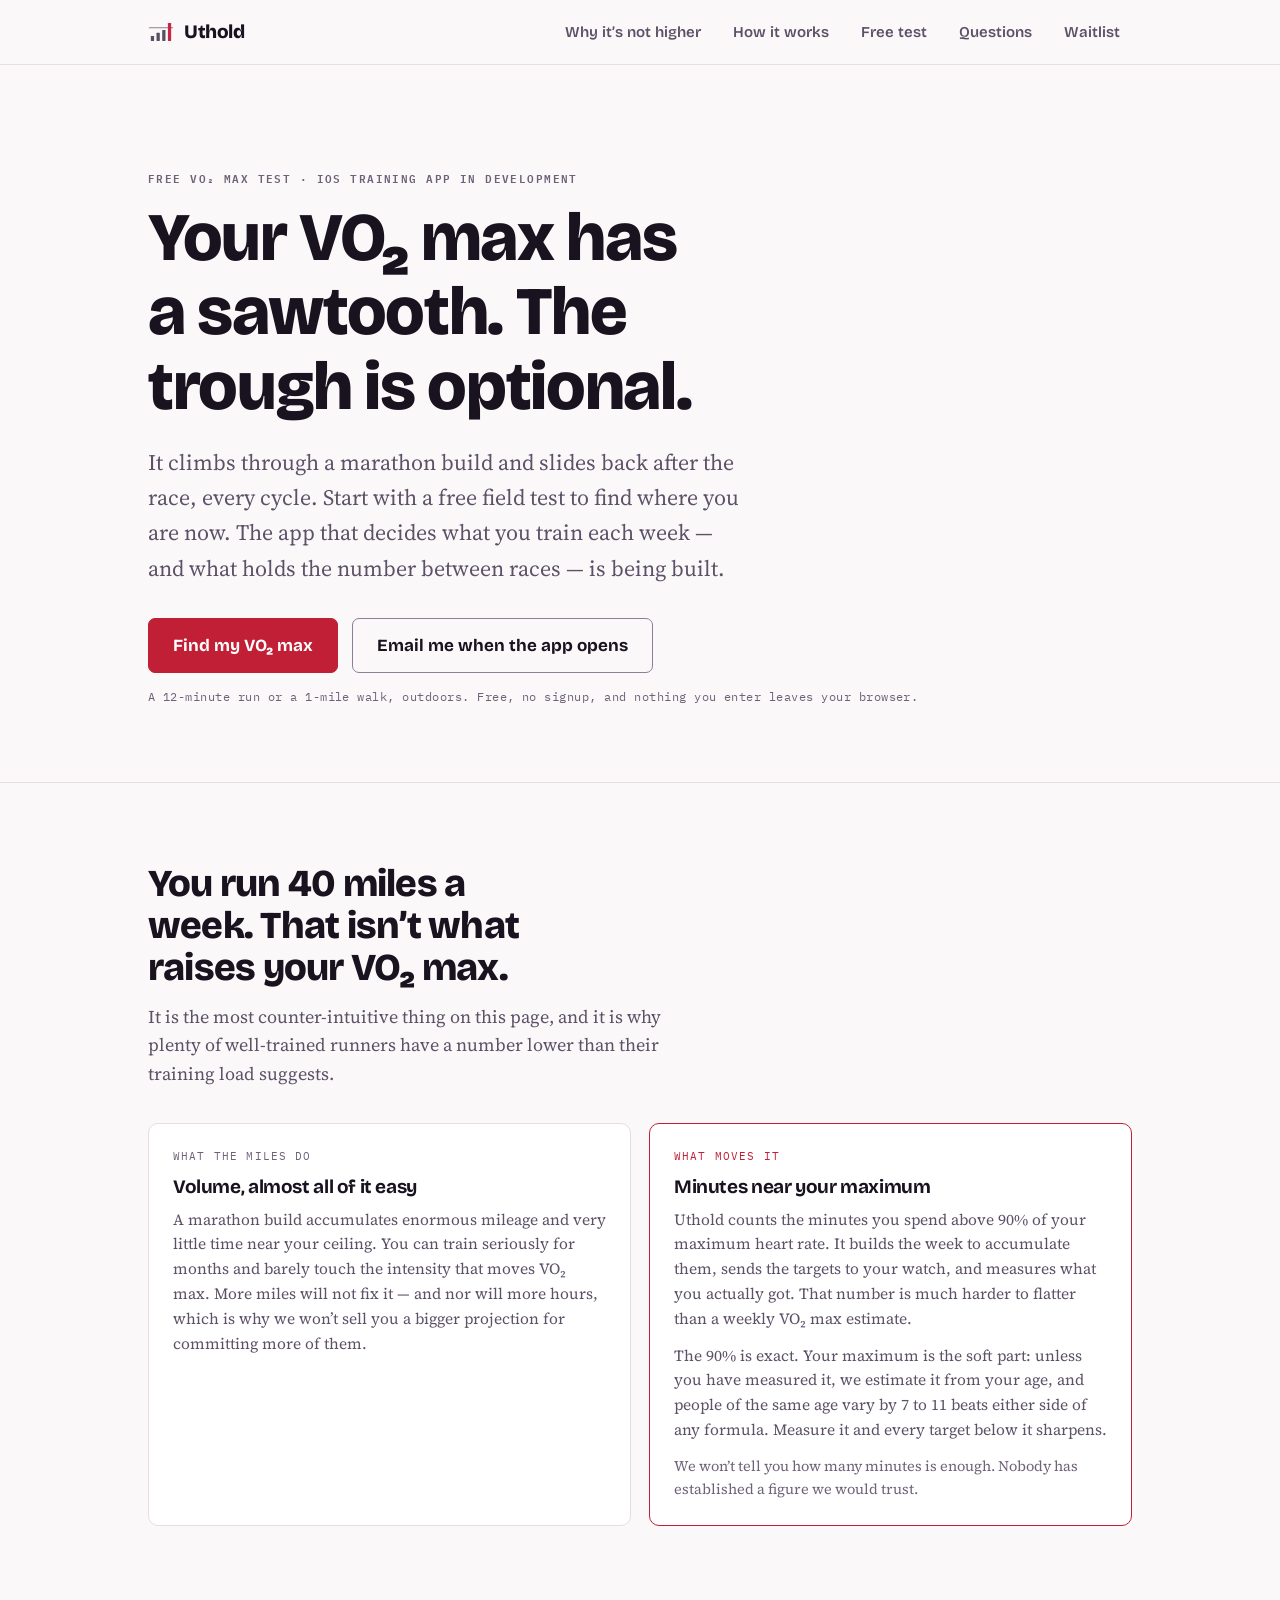
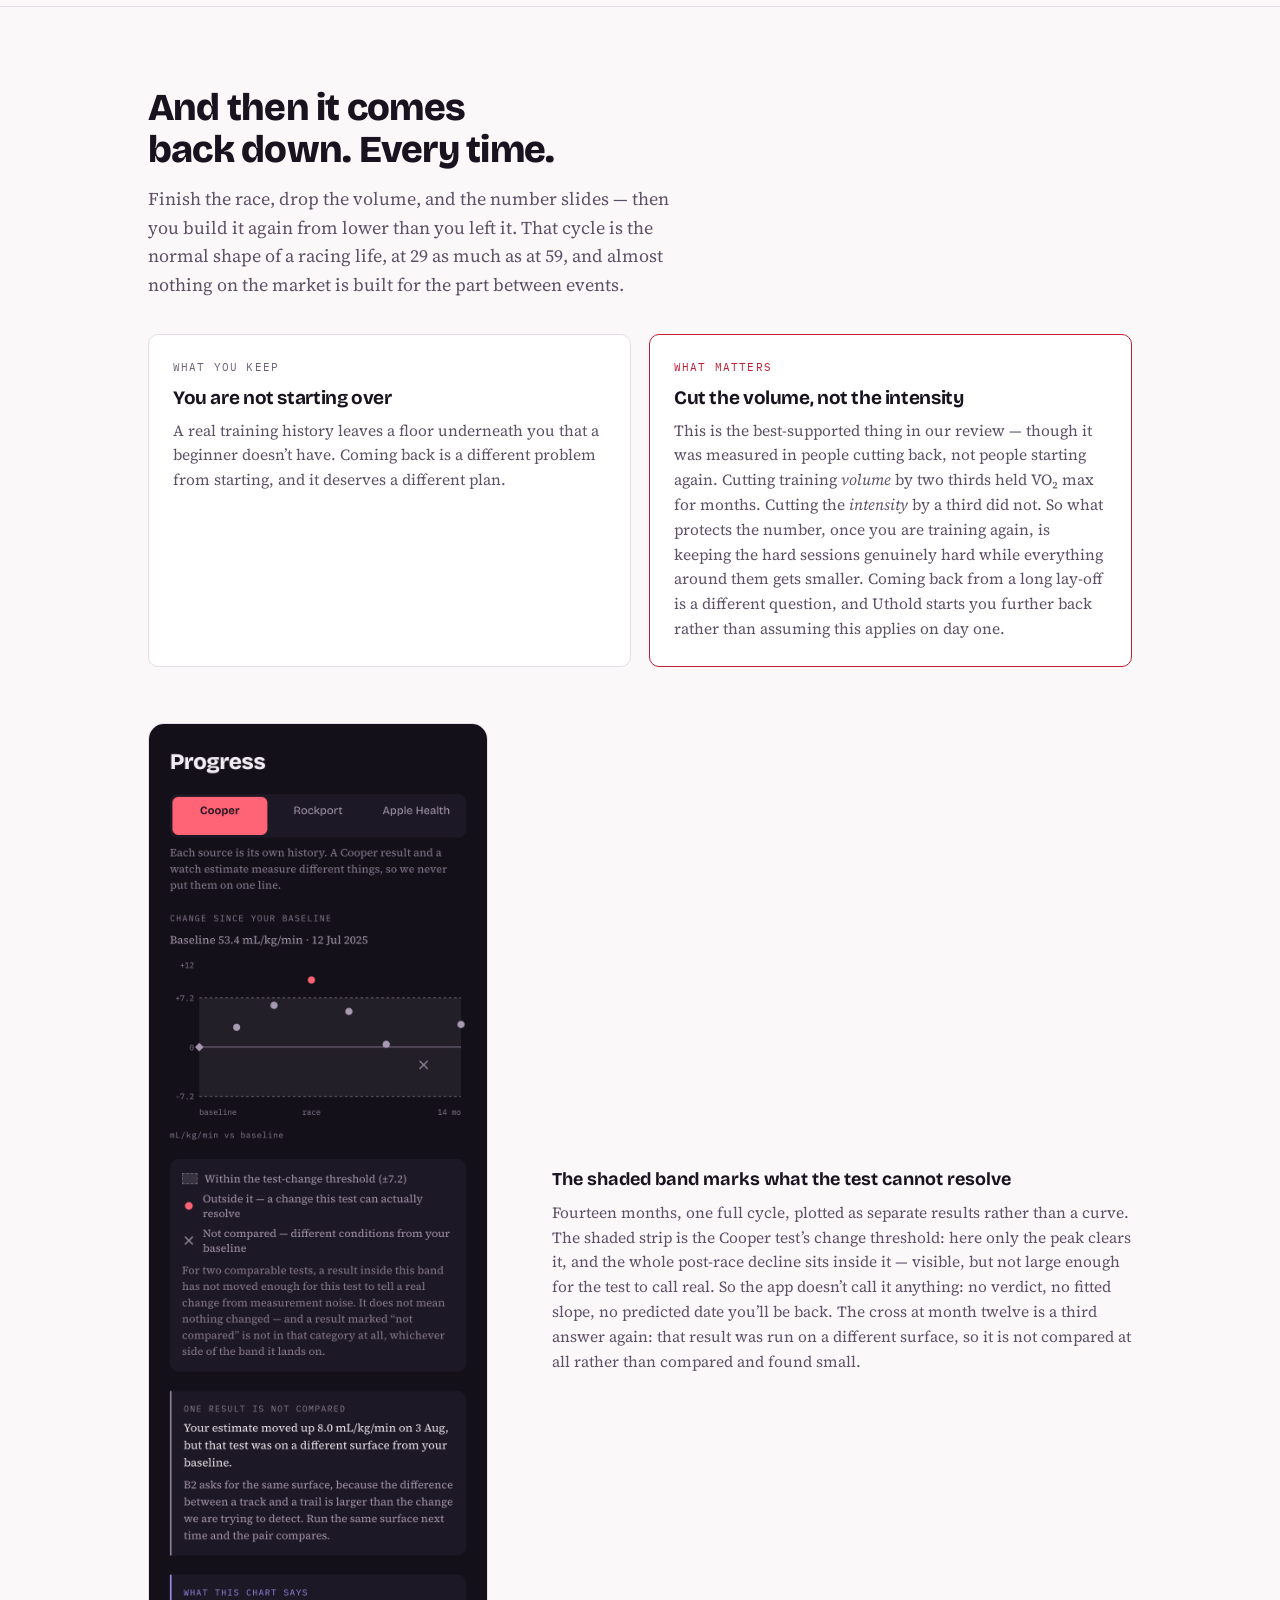
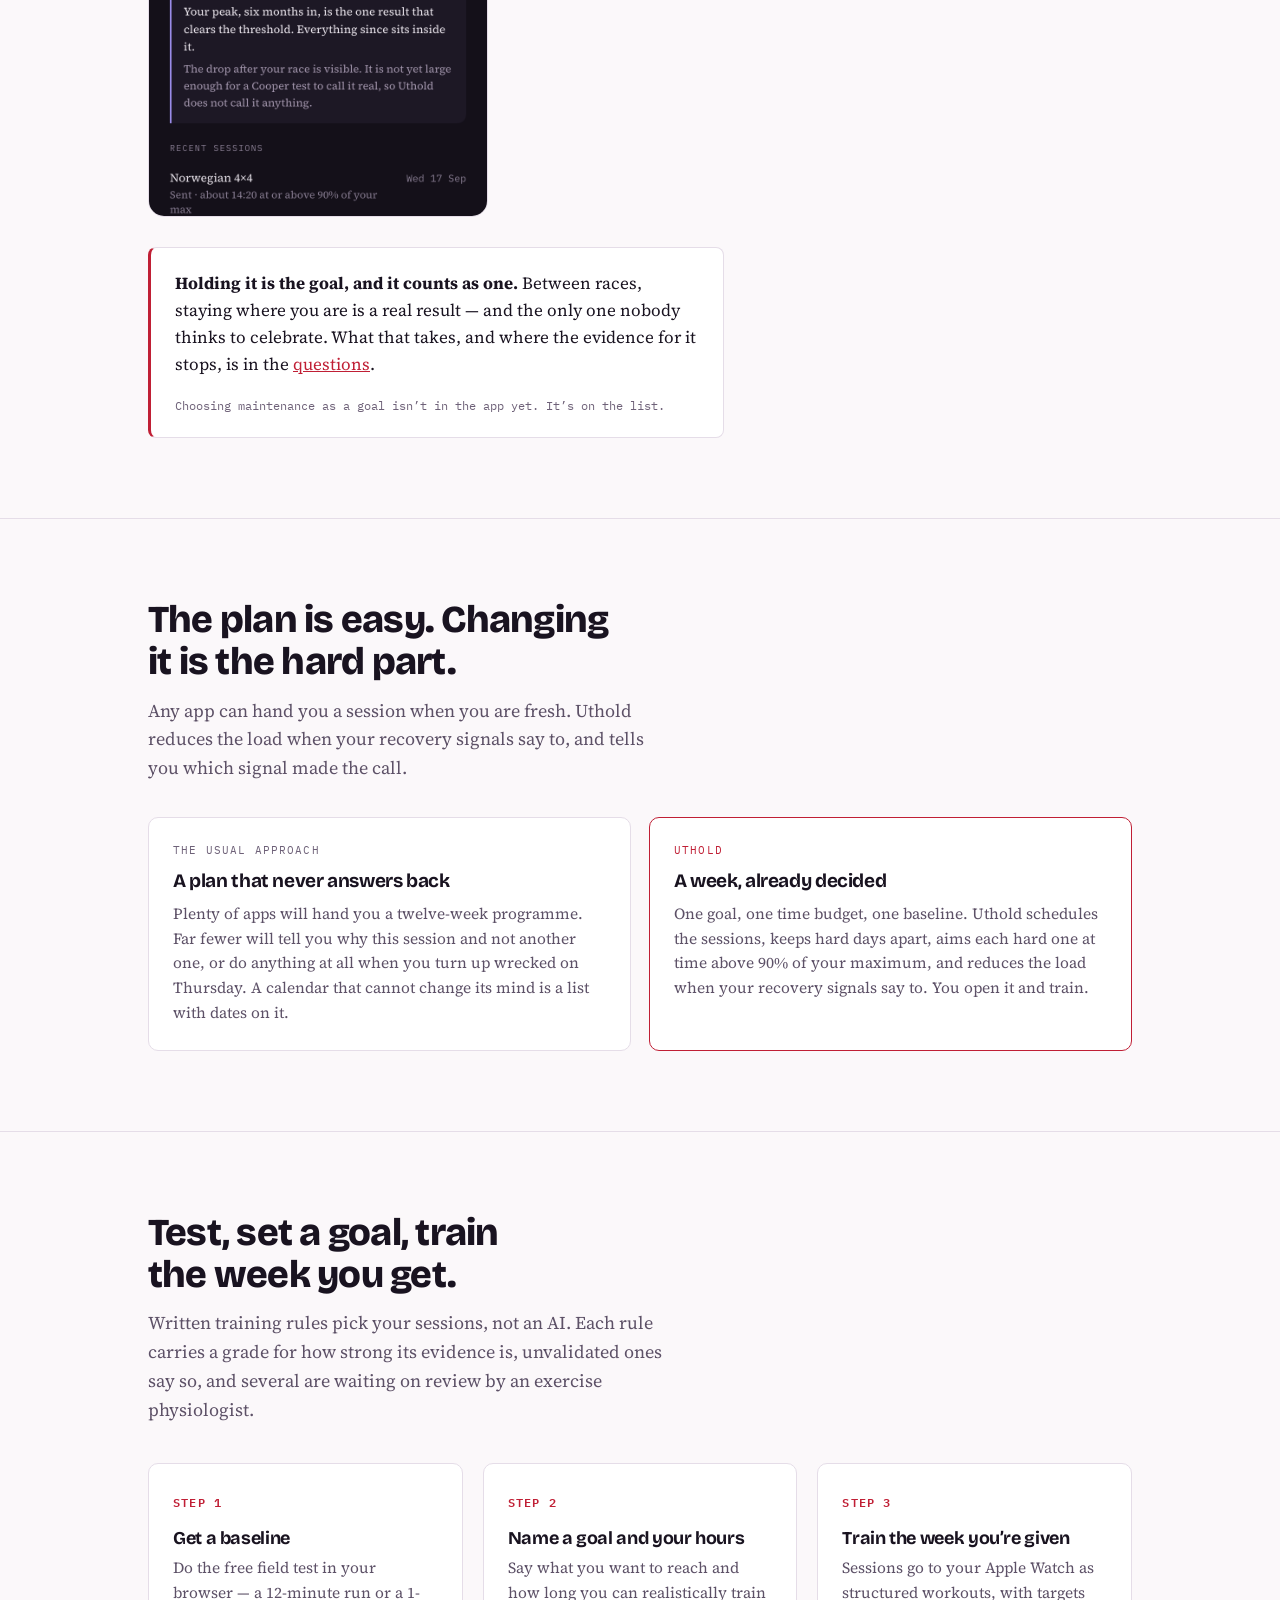
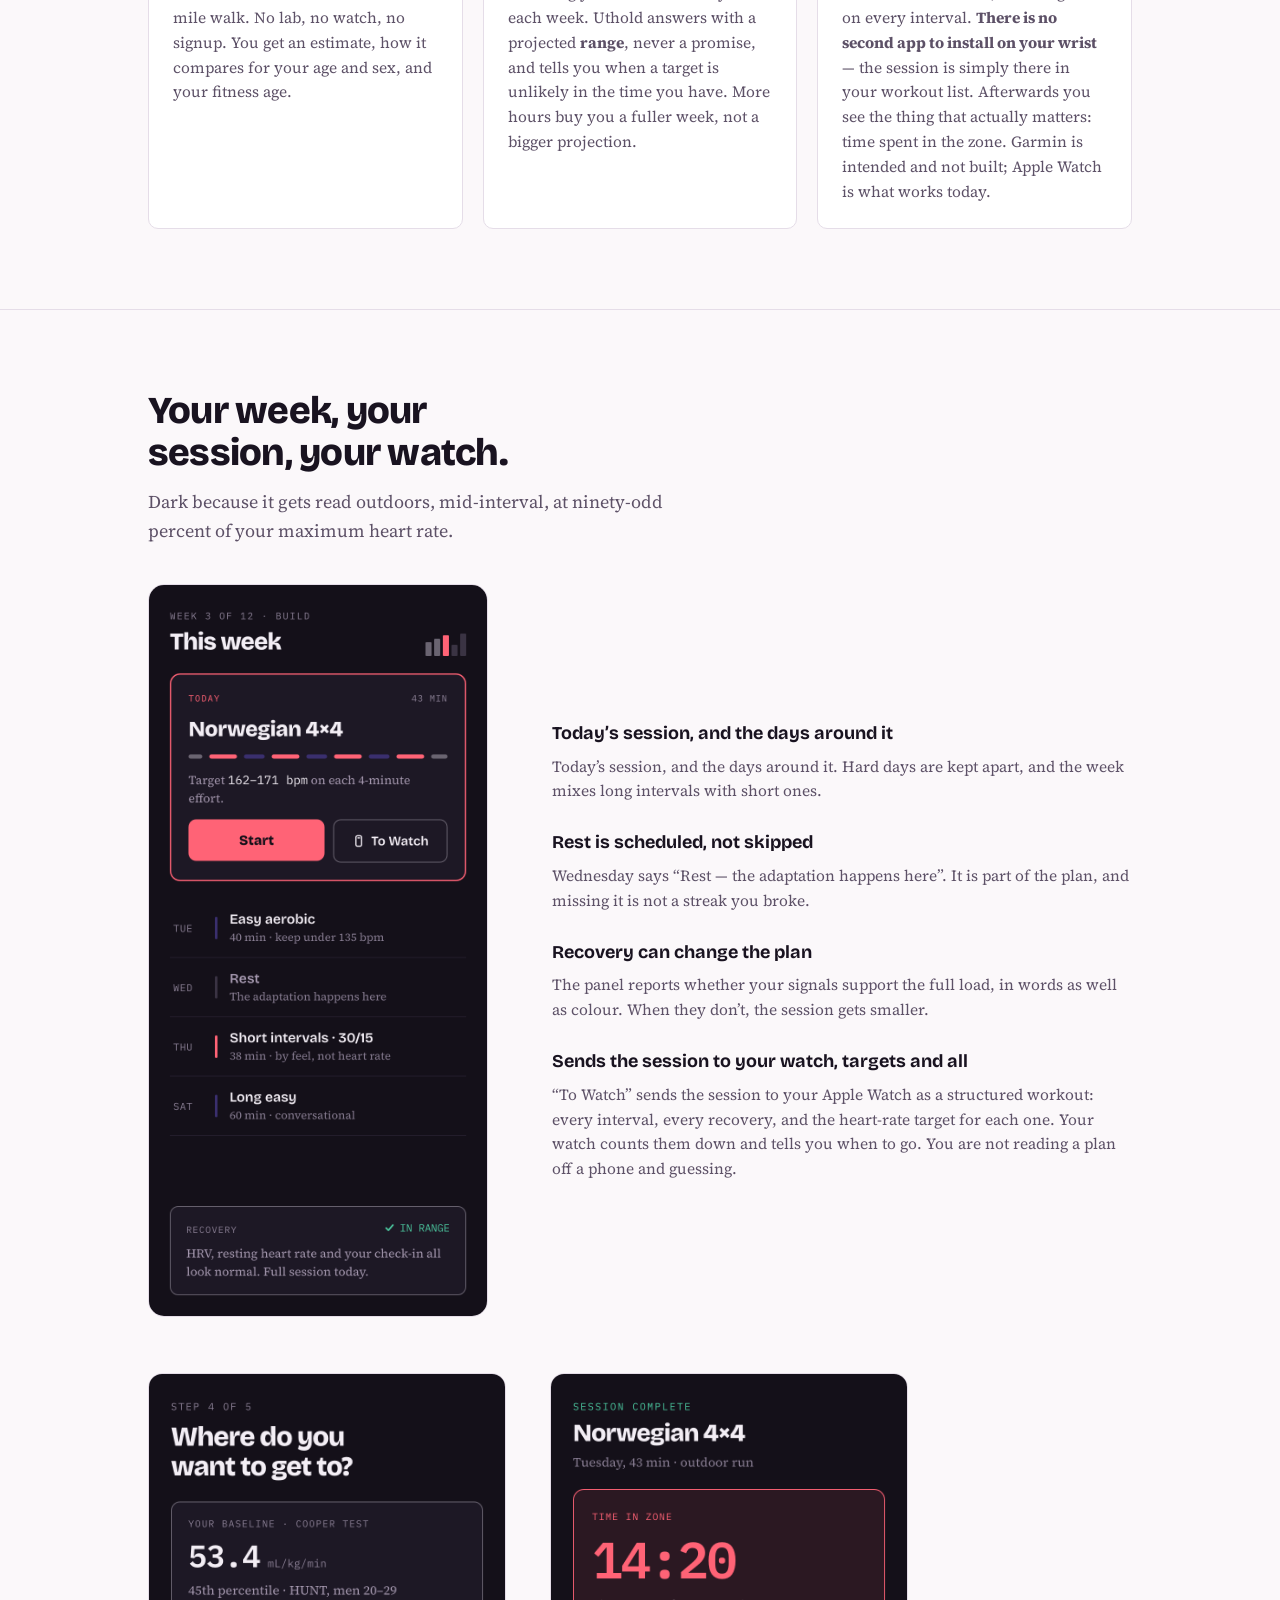
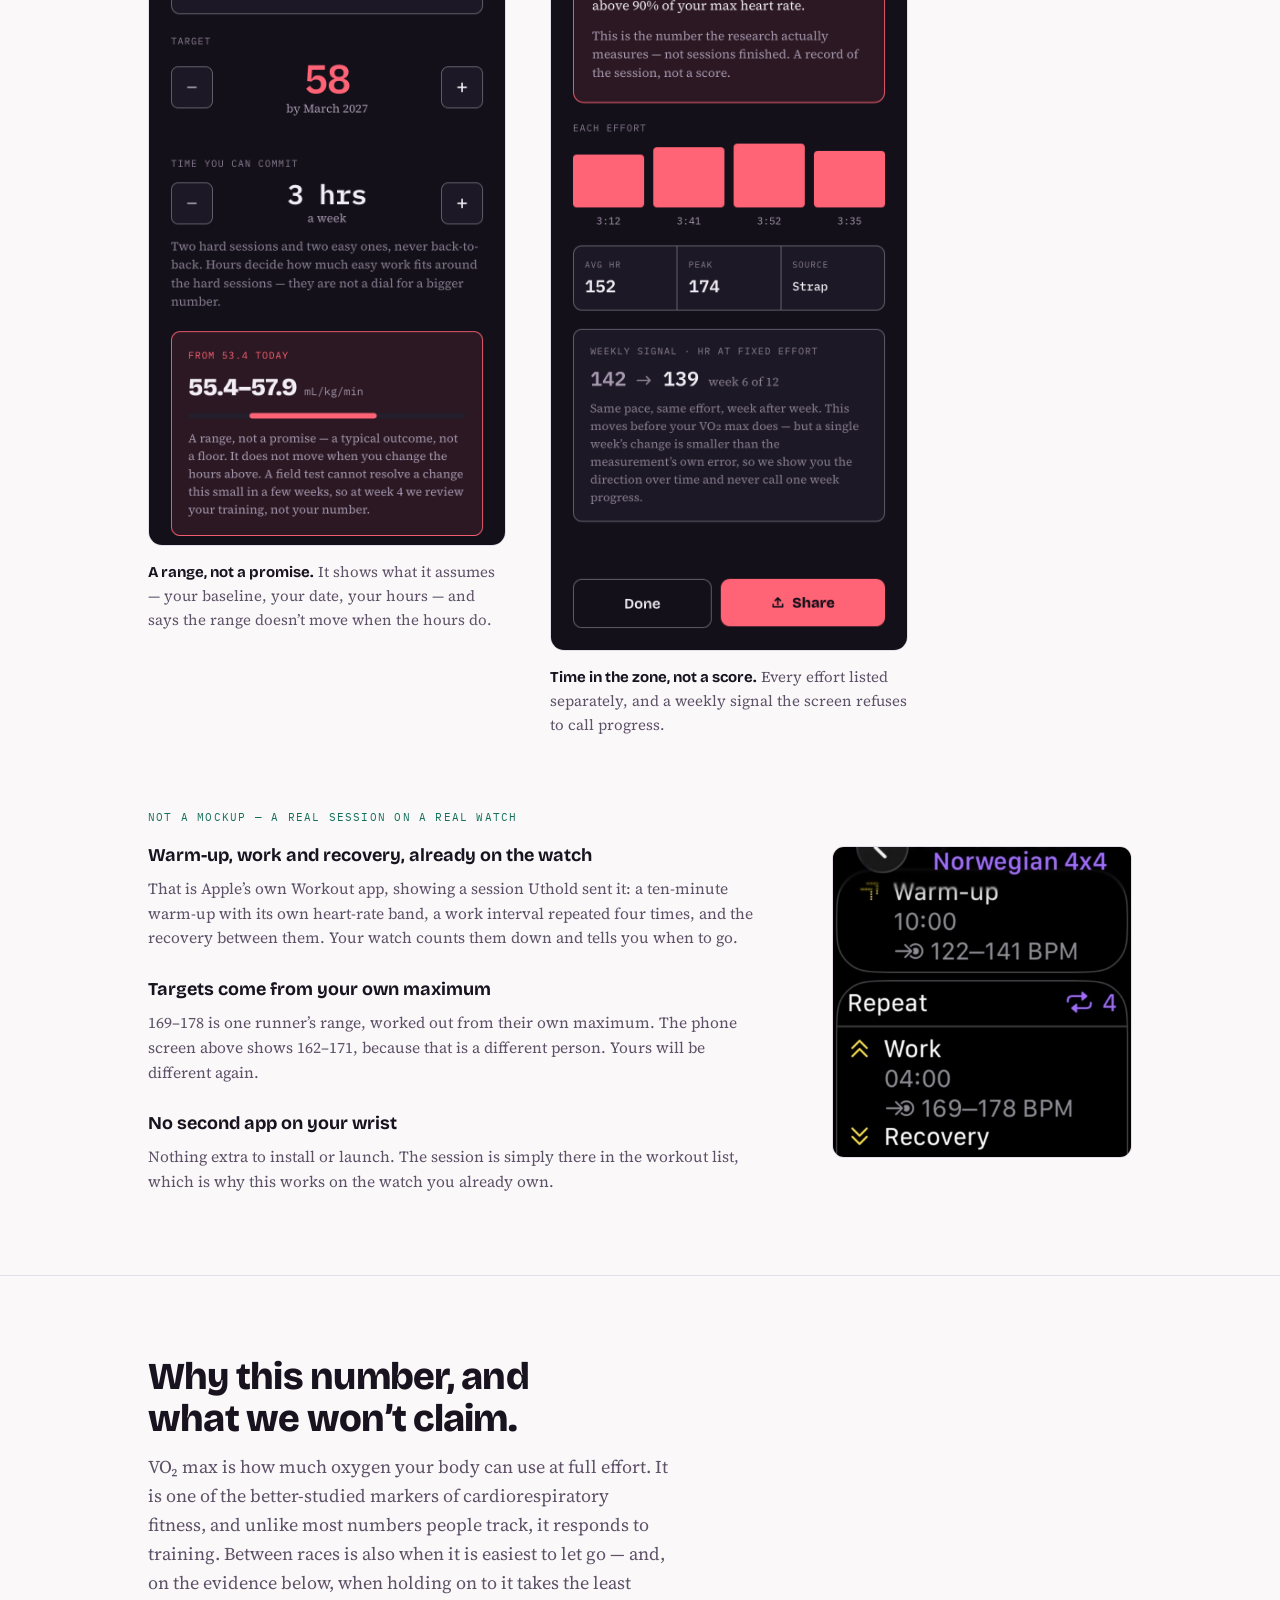
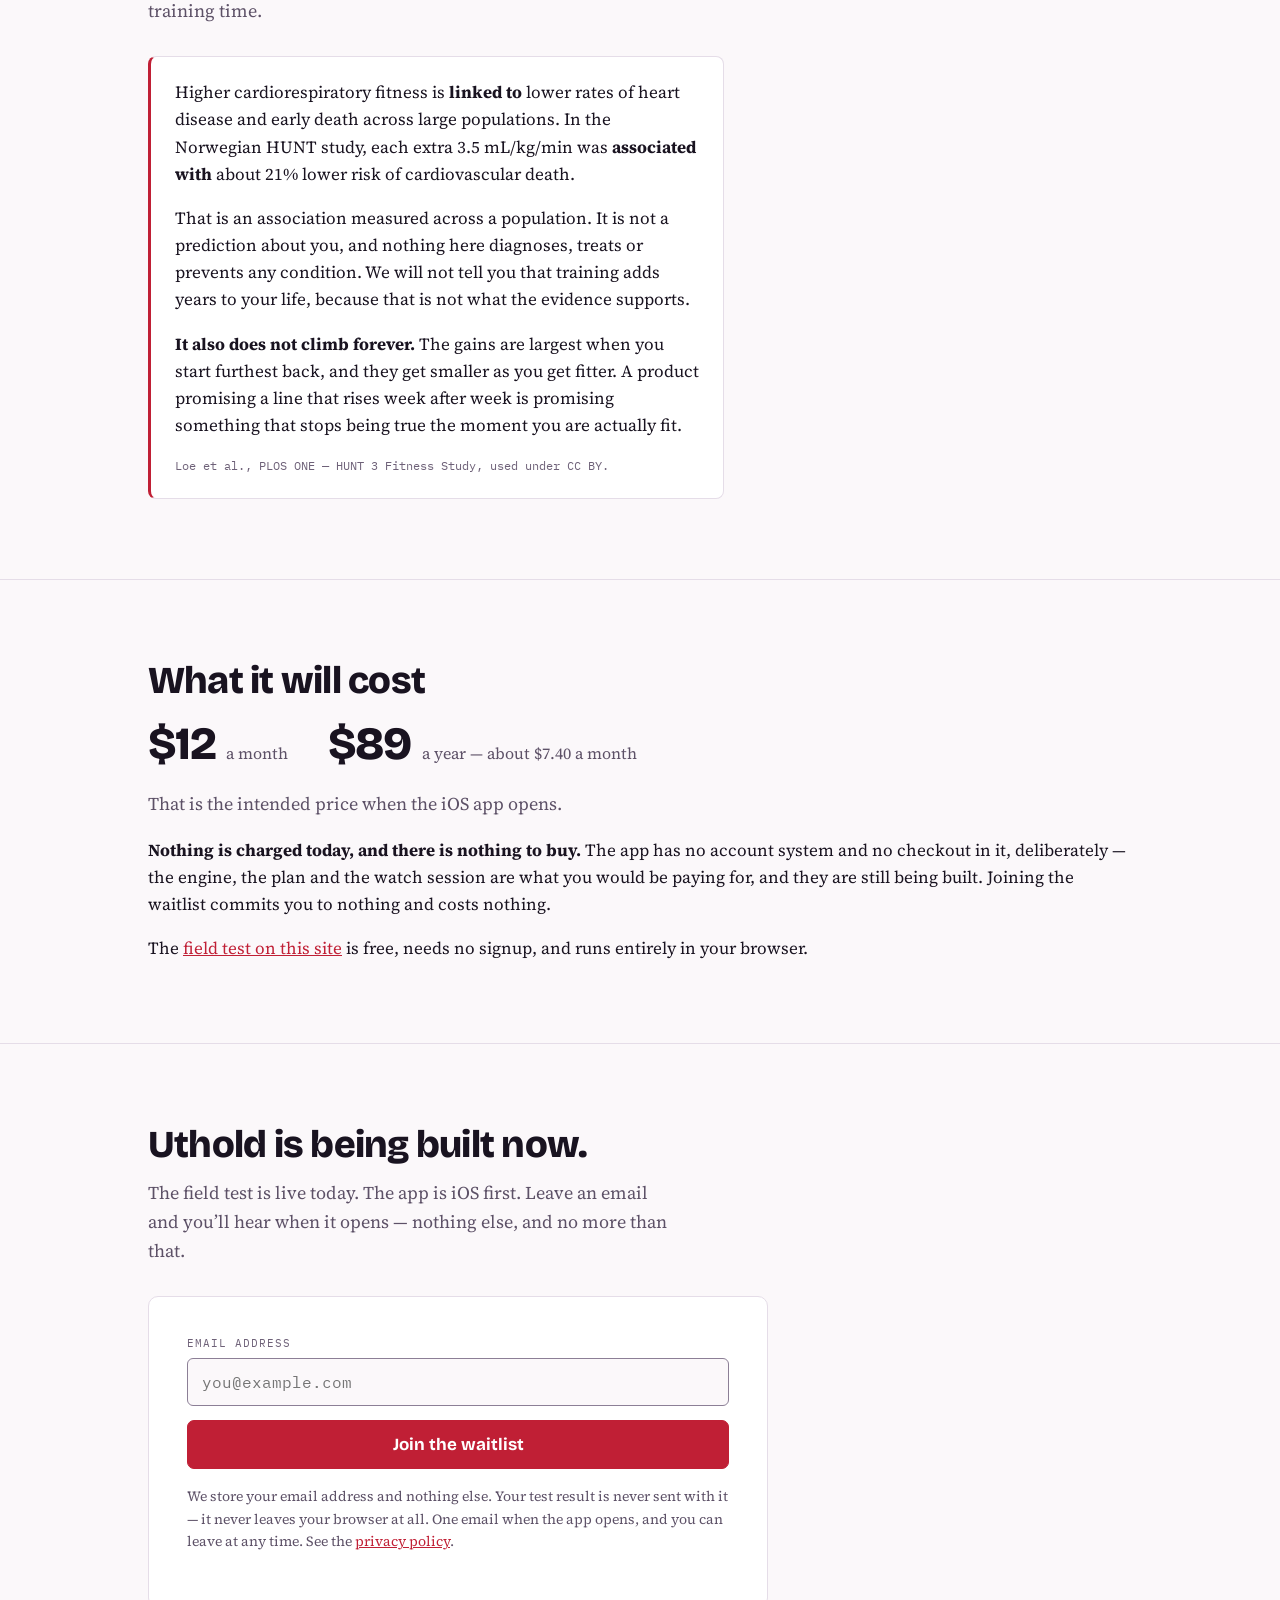
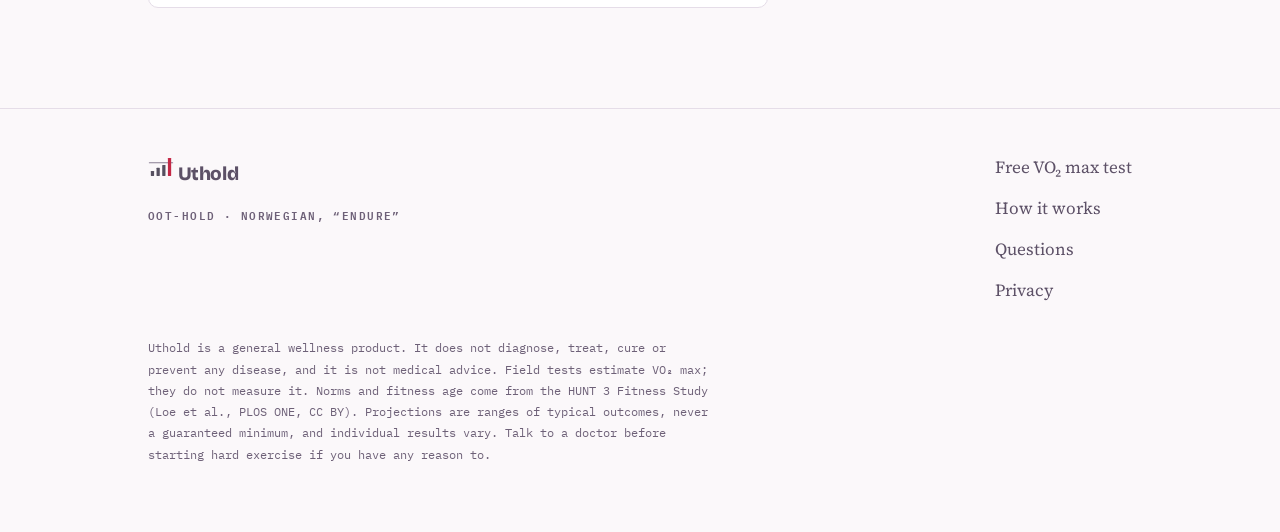
<file: index.html>
<!doctype html>
<html lang="en">
<head>
<meta charset="utf-8">
<meta name="viewport" content="width=device-width,initial-scale=1">
<title>Uthold — training that picks your week, for your VO₂ max</title>
<meta name="description" content="Uthold turns a baseline, a goal and the hours you actually have into a weekly training plan aimed at your VO₂ max. Start with the free field test — no signup.">
<link rel="canonical" href="https://uthold.com/">
<meta property="og:type" content="website">
<meta property="og:site_name" content="Uthold">
<meta property="og:url" content="https://uthold.com/">
<meta property="og:title" content="Uthold — training that picks your week, for your VO₂ max">
<meta property="og:description" content="Uthold turns a baseline, a goal and the hours you actually have into a weekly training plan aimed at your VO₂ max. Start with the free field test — no signup.">
<meta property="og:image" content="https://uthold.com/img/og.png">
<meta property="og:image:width" content="1200">
<meta property="og:image:height" content="630">
<meta property="og:image:alt" content="Uthold. Four ascending bars, the fourth breaking through a ceiling line.">
<meta name="twitter:card" content="summary_large_image">
<link rel="icon" href="brand/favicon.svg" type="image/svg+xml">
<link rel="apple-touch-icon" href="brand/png/apple-touch-icon.png">
<link rel="preconnect" href="https://fonts.googleapis.com">
<link rel="preconnect" href="https://fonts.gstatic.com" crossorigin>
<link rel="stylesheet" href="https://fonts.googleapis.com/css2?family=Bricolage+Grotesque:opsz,wght@12..96,400;12..96,600;12..96,800&family=Source+Serif+4:opsz,wght@8..60,400;8..60,600&family=IBM+Plex+Mono:wght@400;500;600&display=swap">
<link rel="stylesheet" href="site.css">
</head>
<body>
<a class="skip" href="#main">Skip to content</a>

<header class="site-head">
  <div class="wrap">
    <a class="brand" href="index.html">
      <svg viewBox="0 0 64 64" aria-hidden="true" focusable="false">
        <rect x="2" y="20" width="60" height="3" rx="1.5" fill="var(--mark-ceiling)"/>
        <rect x="7" y="42" width="8" height="12" rx="1" fill="var(--mark-bars)"/>
        <rect x="21" y="34" width="8" height="20" rx="1" fill="var(--mark-bars)"/>
        <rect x="35" y="27" width="8" height="27" rx="1" fill="var(--mark-bars)"/>
        <rect x="49" y="10" width="8" height="44" rx="1" fill="var(--mark-hero)"/>
      </svg>
      Uthold
    </a>
    <nav class="site-nav" aria-label="Main">
      <a href="#volume">Why it’s not higher</a>
      <a href="#how">How it works</a>
      <a href="test.html">Free test</a>
      <a href="faq.html">Questions</a>
      <a href="#waitlist">Waitlist</a>
    </nav>
  </div>
</header>

<main id="main">

<div class="wrap hero">
  <p class="eyebrow">Free VO₂ max test &middot; iOS training app in development</p>
  <h1>Your VO₂ max has a sawtooth. The trough is optional.</h1>
  <p class="deck">It climbs through a marathon build and slides back after the race, every cycle.
  Start with a free field test to find where you are now. The app that decides what you train each
  week — and what holds the number between races — is being built.</p>
  <div class="cta-row">
    <a class="btn btn-primary" href="test.html">Find my VO₂ max</a>
    <a class="btn btn-ghost" href="#waitlist">Email me when the app opens</a>
  </div>
  <p class="cta-note" style="margin-top:14px">A 12-minute run or a 1-mile walk, outdoors. Free, no
  signup, and nothing you enter leaves your browser.</p>
</div>

<section id="volume">
  <div class="wrap">
    <h2>You run 40 miles a week. That isn’t what raises your VO₂ max.</h2>
    <p class="lede">It is the most counter-intuitive thing on this page, and it is why plenty of
    well-trained runners have a number lower than their training load suggests.</p>
    <div class="versus">
      <div class="vcard">
        <span class="vtag">What the miles do</span>
        <h3>Volume, almost all of it easy</h3>
        <p>A marathon build accumulates enormous mileage and very little time near your ceiling.
        You can train seriously for months and barely touch the intensity that moves VO₂ max.
        More miles will not fix it — and nor will more hours, which is why we won’t sell you a
        bigger projection for committing more of them.</p>
      </div>
      <div class="vcard ours">
        <span class="vtag">What moves it</span>
        <h3>Minutes near your maximum</h3>
        <p>Uthold counts the minutes you spend above 90% of your maximum heart rate. It builds
        the week to accumulate them, sends the targets to your watch, and measures what you actually
        got. That number is much harder to flatter than a weekly VO₂ max estimate.</p>
        <p style="margin:12px 0 0">The 90% is exact. Your maximum is the soft part: unless you have
        measured it, we estimate it from your age, and people of the same age vary by 7 to 11 beats
        either side of any formula. Measure it and every target below it sharpens.</p>
        <p style="margin:12px 0 0;font-size:14.5px;color:var(--ink-3)">We won’t tell you how many
        minutes is enough. Nobody has established a figure we would trust.</p>
      </div>
    </div>
  </div>
</section>

<section id="returning">
  <div class="wrap">
    <h2>And then it comes back down. Every time.</h2>
    <p class="lede">Finish the race, drop the volume, and the number slides — then you build it
    again from lower than you left it. That cycle is the normal shape of a racing life, at 29 as
    much as at 59, and almost nothing on the market is built for the part between events.</p>
    <div class="versus">
      <div class="vcard">
        <span class="vtag">What you keep</span>
        <h3>You are not starting over</h3>
        <p>A real training history leaves a floor underneath you that a beginner doesn’t have.
        Coming back is a different problem from starting, and it deserves a different plan.</p>
      </div>
      <div class="vcard ours">
        <span class="vtag">What matters</span>
        <h3>Cut the volume, not the intensity</h3>
        <p>This is the best-supported thing in our review — though it was measured in people
        cutting back, not people starting again. Cutting training <em>volume</em> by two thirds
        held VO₂ max for months. Cutting the <em>intensity</em> by a third did not. So what protects
        the number, once you are training again, is keeping the hard sessions genuinely hard while
        everything around them gets smaller. Coming back from a long lay-off is a different
        question, and Uthold starts you further back rather than assuming this applies on day
        one.</p>
      </div>
    </div>
    <div class="showcase" style="margin-top:clamp(32px,5vw,56px)">
      <img src="img/Progress.png" width="390" height="1260"
           alt="The Progress screen: change since baseline over 14 months, plotted as separate marks with no connecting line. A shaded band marks plus or minus 7.2, the Cooper test's change threshold. The peak six months in sits above the band; five results sit inside it, including the post-race decline; and one, at month twelve, is drawn as a cross rather than a dot, because it was run on a different surface and so was not compared to the baseline at all. Below, a dated list of recent sessions: a Norwegian 4x4 sent, with about 14 minutes 20 above 90 percent of max; an easy aerobic session whose workout came back without readable heart rate; and a short-interval session marked not today. A line underneath reads that the app records what was sent to the watch, not what you finished.">
      <dl>
        <dt>The shaded band marks what the test cannot resolve</dt>
        <dd>Fourteen months, one full cycle, plotted as separate results rather than a curve. The
        shaded strip is the Cooper test’s change threshold: here only the peak clears it, and the
        whole post-race decline sits inside it — visible, but not large enough for the test to call
        real. So the app doesn’t call it anything: no verdict, no fitted slope, no predicted date
        you’ll be back. The cross at month twelve is a third answer again: that result was run on a different surface, so it is not compared at all rather than compared and found small.</dd>
      </dl>
    </div>

    <div class="ev">
      <p><strong>Holding it is the goal, and it counts as one.</strong> Between races, staying where
      you are is a real result — and the only one nobody thinks to celebrate. What that takes, and
      where the evidence for it stops, is in the
      <a href="faq.html">questions</a>.</p>
      <cite>Choosing maintenance as a goal isn’t in the app yet. It’s on the list.</cite>
    </div>
  </div>
</section>

<section id="difference">
  <div class="wrap">
    <h2>The plan is easy. Changing it is the hard part.</h2>
    <p class="lede">Any app can hand you a session when you are fresh. Uthold reduces the load when
    your recovery signals say to, and tells you which signal made the call.</p>
    <div class="versus">
      <div class="vcard">
        <span class="vtag">The usual approach</span>
        <h3>A plan that never answers back</h3>
        <p>Plenty of apps will hand you a twelve-week programme. Far fewer will tell you why this
        session and not another one, or do anything at all when you turn up wrecked on Thursday.
        A calendar that cannot change its mind is a list with dates on it.</p>
      </div>
      <div class="vcard ours">
        <span class="vtag">Uthold</span>
        <h3>A week, already decided</h3>
        <p>One goal, one time budget, one baseline. Uthold schedules the sessions, keeps hard days
        apart, aims each hard one at time above 90% of your maximum, and reduces the load when
        your recovery signals say to. You open it and train.</p>
      </div>
    </div>
  </div>
</section>

<section id="how">
  <div class="wrap">
    <h2>Test, set a goal, train the week you get.</h2>
    <p class="lede">Written training rules pick your sessions, not an AI. Each rule carries a grade
    for how strong its evidence is, unvalidated ones say so, and several are waiting on review by an
    exercise physiologist.</p>
    <div class="steps">
      <div class="step">
        <span class="n"></span>
        <h3>Get a baseline</h3>
        <p>Do the free field test in your browser — a 12-minute run or a 1-mile walk. No lab, no
        watch, no signup. You get an estimate, how it compares for your age and sex, and your
        fitness age.</p>
      </div>
      <div class="step">
        <span class="n"></span>
        <h3>Name a goal and your hours</h3>
        <p>Say what you want to reach and how long you can realistically train each week. Uthold
        answers with a projected <strong>range</strong>, never a promise, and tells you when a
        target is unlikely in the time you have. More hours buy you a fuller week, not a bigger
        projection.</p>
      </div>
      <div class="step">
        <span class="n"></span>
        <h3>Train the week you’re given</h3>
        <p>Sessions go to your Apple Watch as structured workouts, with targets on every interval.
        <strong>There is no second app to install on your wrist</strong> — the session is simply
        there in your workout list. Afterwards you see the thing that actually matters: time spent
        in the zone. Garmin is intended and not built; Apple Watch is what works today.</p>
      </div>
    </div>
  </div>
</section>

<section id="app">
  <div class="wrap">
    <h2>Your week, your session, your watch.</h2>
    <p class="lede">Dark because it gets read outdoors, mid-interval, at ninety-odd percent of your
    maximum heart rate.</p>
    <div class="showcase">
      <img src="img/ThisWeek.png" width="390" height="844"
           alt="The This Week screen: today is a Norwegian 4x4 at a target of 162 to 171 beats per minute, 43 minutes. Below it the rest of the week — easy aerobic Tuesday, rest Wednesday, short 30/15 intervals Thursday, long easy Saturday. A recovery panel reads &quot;in range&quot;.">
      <dl>
        <dt>Today’s session, and the days around it</dt>
        <dd>Today’s session, and the days around it. Hard days are kept apart, and the week mixes
        long intervals with short ones.</dd>

        <dt>Rest is scheduled, not skipped</dt>
        <dd>Wednesday says “Rest — the adaptation happens here”. It is part of the plan, and
        missing it is not a streak you broke.</dd>

        <dt>Recovery can change the plan</dt>
        <dd>The panel reports whether your signals support the full load, in words as well as
        colour. When they don’t, the session gets smaller.</dd>

        <dt>Sends the session to your watch, targets and all</dt>
        <dd>“To Watch” sends the session to your Apple Watch as a structured workout: every
        interval, every recovery, and the heart-rate target for each one. Your watch counts them
        down and tells you when to go. You are not reading a plan off a phone and guessing.</dd>

      </dl>
    </div>
    <div class="shots-compact">
      <figure>
        <img src="img/Onboarding.png" width="390" height="844" alt="The onboarding goal screen: a baseline of 53.4 mL/kg/min from a Cooper test, the 45th percentile for HUNT men aged 20 to 29; a target of 58 by March 2027; three hours a week, with a note that hours decide how much easy work fits around the hard sessions and are not a dial for a bigger number. A panel headed &quot;from 53.4 today&quot; projects 55.4 to 57.9, described as a range and not a promise, which does not move when the hours change.">
        <figcaption><b>A range, not a promise.</b> It shows what it assumes — your baseline, your
        date, your hours — and says the range doesn’t move when the hours do.</figcaption>
      </figure>
      <figure>
        <img src="img/Results.png" width="390" height="960" alt="The session results screen: time in zone 14 minutes 20 seconds above 90% of maximum heart rate, with each of the four efforts listed. Below, average heart rate 152, peak 174, source Strap. A weekly signal panel shows heart rate at fixed effort moving 142 to 139 in week 6 of 12.">
        <figcaption><b>Time in the zone, not a score.</b> Every effort listed separately, and a
        weekly signal the screen refuses to call progress.</figcaption>
      </figure>
    </div>
    <div class="showcase watch" style="margin-top:clamp(36px,6vw,72px)">
      <img src="img/watch-session.png" width="422" height="438"
           alt="An Apple Watch showing the scheduled session: Norwegian 4x4, a 10 minute warm-up at 122 to 141 BPM, then Repeat 4 containing Work for 4 minutes at 169 to 178 BPM followed by Recovery.">
      <dl>
        <p class="real">Not a mockup — a real session on a real watch</p>
        <dt>Warm-up, work and recovery, already on the watch</dt>
        <dd>That is Apple’s own Workout app, showing a session Uthold sent it: a ten-minute
        warm-up with its own heart-rate band, a work interval repeated four times, and the recovery
        between them. Your watch counts them down and tells you when to go.</dd>

        <dt>Targets come from your own maximum</dt>
        <dd>169–178 is one runner’s range, worked out from their own maximum. The phone screen
        above shows 162–171, because that is a different person. Yours will be different again.</dd>

        <dt>No second app on your wrist</dt>
        <dd>Nothing extra to install or launch. The session is simply there in the workout list,
        which is why this works on the watch you already own.</dd>
      </dl>
    </div>
</div>
</section>

<section id="evidence">
  <div class="wrap">
    <h2>Why this number, and what we won’t claim.</h2>
    <p class="lede">VO₂ max is how much oxygen your body can use at full effort. It is one of the
    better-studied markers of cardiorespiratory fitness, and unlike most numbers people track, it
    responds to training. Between races is also when it is easiest to let go — and,
    on the evidence below, when holding on to it takes the least training time.</p>
    <div class="ev">
      <p>Higher cardiorespiratory fitness is <strong>linked to</strong> lower rates of heart disease
      and early death across large populations. In the Norwegian HUNT study, each extra
      3.5&nbsp;mL/kg/min was <strong>associated with</strong> about 21% lower risk of cardiovascular
      death.</p>
      <p>That is an association measured across a population. It is not a prediction about you, and
      nothing here diagnoses, treats or prevents any condition. We will not tell you that training
      adds years to your life, because that is not what the evidence supports.</p>
      <p><strong>It also does not climb forever.</strong> The gains are largest when you start
      furthest back, and they get smaller as you get fitter. A product promising a line that rises
      week after week is promising something that stops being true the moment you are actually
      fit.</p>
      <cite>Loe et al., PLOS ONE — HUNT 3 Fitness Study, used under CC&nbsp;BY.</cite>
    </div>
  </div>
</section>

<section id="price">
  <div class="wrap">
    <h2>What it will cost</h2>
    <div class="price-row">
      <div class="price"><span class="amt">$12</span> <span class="per">a month</span></div>
      <div class="price"><span class="amt">$89</span> <span class="per">a year &mdash; about $7.40 a month</span></div>
    </div>
    <p class="lede">That is the intended price when the iOS app opens.</p>
    <p><b>Nothing is charged today, and there is nothing to buy.</b> The app has no account system
    and no checkout in it, deliberately &mdash; the engine, the plan and the watch session are what
    you would be paying for, and they are still being built. Joining the waitlist commits you to
    nothing and costs nothing.</p>
    <p class="small" style="margin-bottom:0">The <a href="test.html">field test on this site</a> is
    free, needs no signup, and runs entirely in your browser.</p>
  </div>
</section>

<section id="waitlist">
  <div class="wrap">
    <h2>Uthold is being built now.</h2>
    <p class="lede">The field test is live today. The app is iOS first. Leave an email and you’ll
    hear when it opens — nothing else, and no more than that.</p>
    <form class="signup" id="waitForm" novalidate>
      <label for="email">Email address</label>
      <input type="email" id="email" name="email" autocomplete="email" required
             placeholder="you@example.com" aria-describedby="privacy-note">
      <button class="btn btn-primary" type="submit">Join the waitlist</button>
      <p class="small" id="privacy-note">We store your email address and nothing else. Your test
      result is never sent with it — it never leaves your browser at all. One email when the app
      opens, and you can leave at any time. See the <a href="privacy.html">privacy policy</a>.</p>
      <p class="small" id="waitMsg" role="status" aria-live="polite"></p>
    </form>
  </div>
</section>

</main>

<footer class="site-foot">
  <div class="wrap">
    <div class="foot-grid">
      <div>
        <a class="brand" href="index.html" style="margin-bottom:10px">
          <svg viewBox="0 0 64 64" aria-hidden="true" focusable="false">
            <rect x="2" y="20" width="60" height="3" rx="1.5" fill="var(--mark-ceiling)"/>
            <rect x="7" y="42" width="8" height="12" rx="1" fill="var(--mark-bars)"/>
            <rect x="21" y="34" width="8" height="20" rx="1" fill="var(--mark-bars)"/>
            <rect x="35" y="27" width="8" height="27" rx="1" fill="var(--mark-bars)"/>
            <rect x="49" y="10" width="8" height="44" rx="1" fill="var(--mark-hero)"/>
          </svg>
          Uthold
        </a>
        <p class="eyebrow">OOT-hold &middot; Norwegian, “endure”</p>
      </div>
      <nav aria-label="Footer">
        <a href="test.html">Free VO₂ max test</a>
        <a href="#how">How it works</a>
        <a href="faq.html">Questions</a>
        <a href="privacy.html">Privacy</a>
      </nav>
    </div>
    <p class="fine">Uthold is a general wellness product. It does not diagnose, treat, cure or
    prevent any disease, and it is not medical advice. Field tests estimate VO₂ max; they do not
    measure it. Norms and fitness age come from the HUNT 3 Fitness Study (Loe et al., PLOS ONE,
    CC&nbsp;BY). Projections are ranges of typical outcomes, never a guaranteed minimum, and
    individual results vary. Talk to a doctor before starting hard exercise if you have any reason
    to.</p>
  </div>
</footer>

<script>
// Waitlist. Posts {email} to a hosted form endpoint; nothing else is sent.
//
// The test result is deliberately never included. A VO2 max estimate is health
// data, and handing it to a third party is the App Store 5.1.3 problem we are
// staying clear of — the estimate never leaves the visitor's browser at all.
//
// A failed submission must never be silent. The free tier caps at 50 a month and
// REJECTS past that rather than queueing, so on any failure we hand the visitor
// the mailto instead: slower for us, but their signup is not lost, and they can
// see that it wasn't.
(function(){
  var ENDPOINT = 'https://formspree.io/f/meaoqqda';
  var FALLBACK = 'hello@uthold.com';
  var f = document.getElementById('waitForm'),
      i = document.getElementById('email'),
      b = f.querySelector('button[type=submit]'),
      m = document.getElementById('waitMsg');

  function mailtoRescue(v, why){
    m.textContent = why + ' Opening your email app instead — send the message and you are on the list.';
    window.location.href = 'mailto:' + FALLBACK
      + '?subject=' + encodeURIComponent('Uthold waitlist: ' + v)
      + '&body=' + encodeURIComponent('Add ' + v + ' to the Uthold waitlist.');
  }

  f.addEventListener('submit', function(e){
    e.preventDefault();
    var v = (i.value || '').trim();
    if (!v || v.indexOf('@') < 1 || v.lastIndexOf('.') < v.indexOf('@')) {
      m.textContent = 'That address does not look right — please check it.';
      i.focus(); return;
    }
    if (!ENDPOINT) { mailtoRescue(v, 'The list is not wired up yet.'); return; }

    b.disabled = true;
    m.textContent = 'Adding you…';
    fetch(ENDPOINT, {
      method: 'POST',
      headers: {'Content-Type':'application/json','Accept':'application/json'},
      body: JSON.stringify({email: v})
    }).then(function(r){
      b.disabled = false;
      if (r.ok) {
        f.reset();
        m.textContent = 'You are on the list. There is no app to download yet — '
          + 'you will get one email when it opens, and nothing before then.';
        return;
      }
      // 429 is the monthly cap. Either way the visitor should not lose the signup.
      mailtoRescue(v, r.status === 429
        ? 'The list is full for this month.'
        : 'That did not go through.');
    }).catch(function(){
      b.disabled = false;
      mailtoRescue(v, 'That did not go through.');
    });
  });
})();
</script>
</body>
</html>
</file>
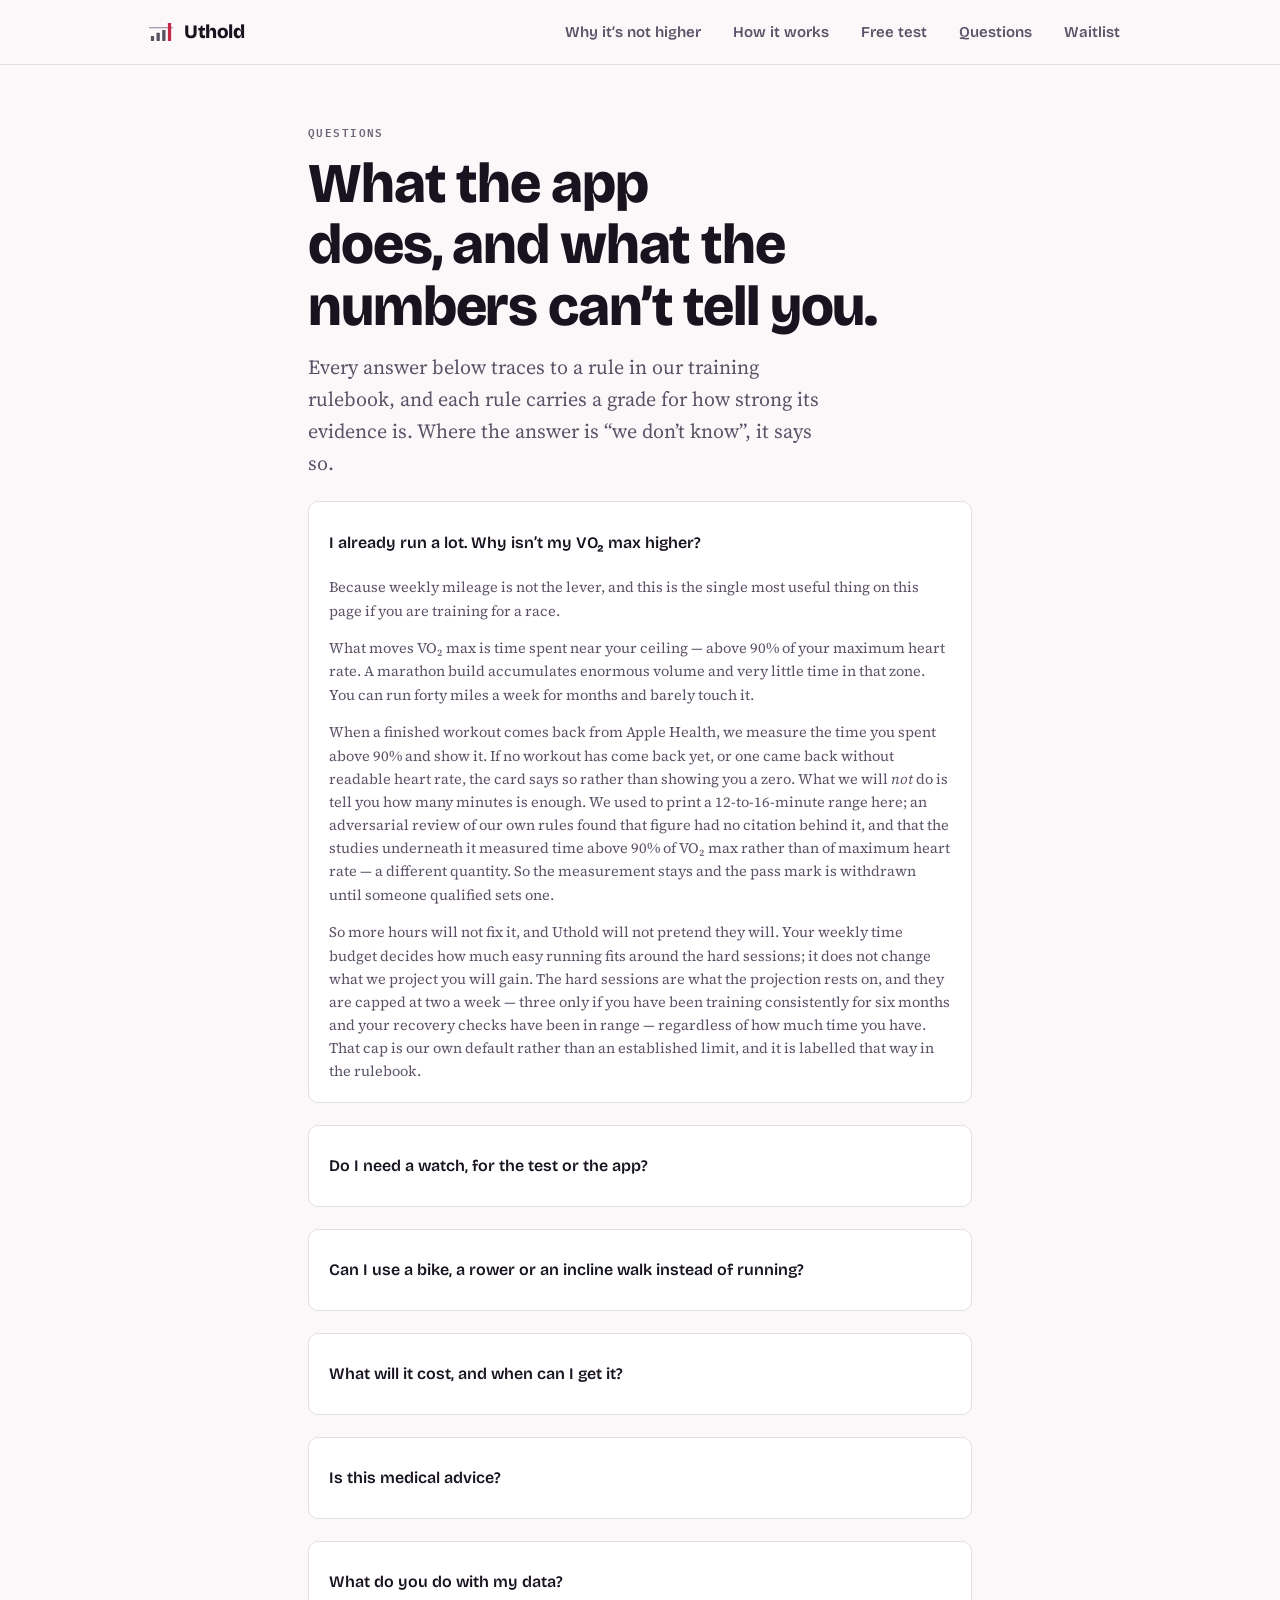
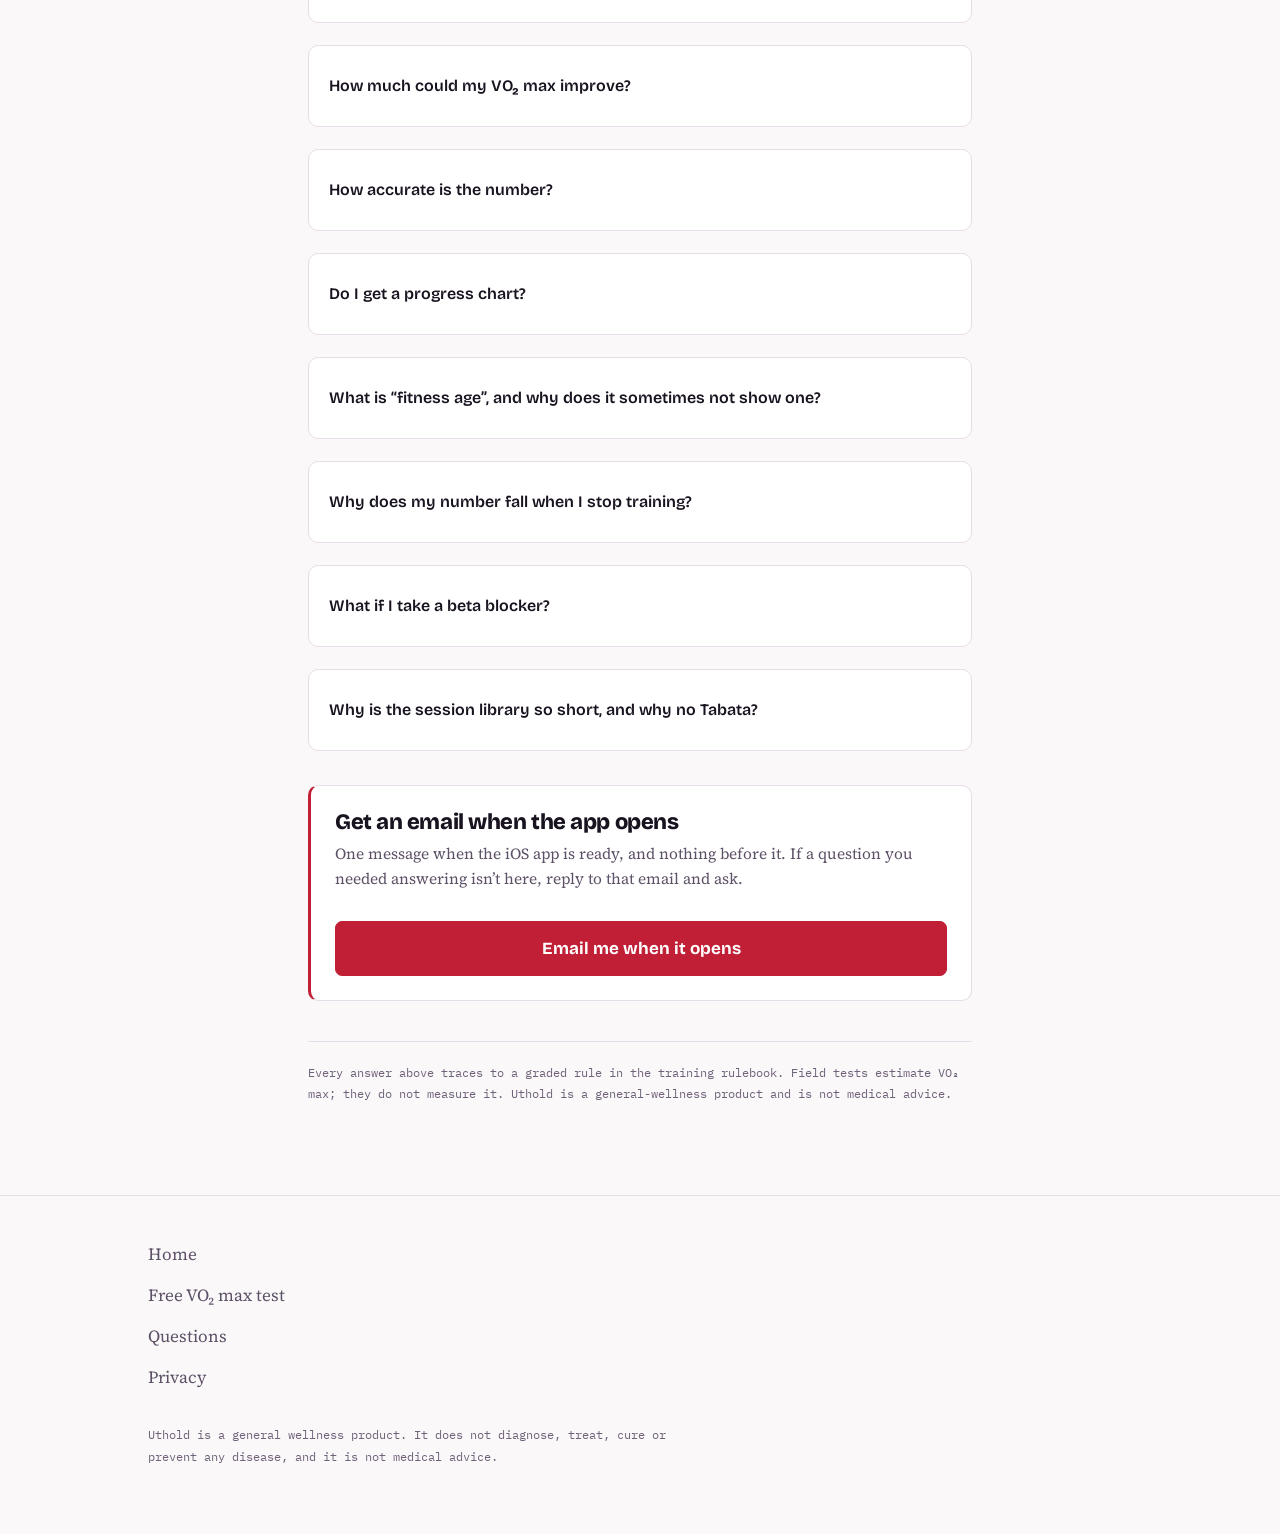
<file: faq.html>
<!doctype html>
<html lang="en">
<head>
<meta charset="utf-8">
<meta name="viewport" content="width=device-width,initial-scale=1">
<title>Questions — Uthold</title>
<meta name="description" content="Straight answers about VO₂ max, what training can and cannot change, how accurate a field test is, and what Uthold does with your data.">
<link rel="canonical" href="https://uthold.com/faq.html">
<meta property="og:type" content="website">
<meta property="og:site_name" content="Uthold">
<meta property="og:url" content="https://uthold.com/faq.html">
<meta property="og:title" content="Questions — Uthold">
<meta property="og:description" content="Straight answers about VO₂ max, what training can and cannot change, how accurate a field test is, and what Uthold does with your data.">
<meta property="og:image" content="https://uthold.com/img/og.png">
<meta property="og:image:width" content="1200">
<meta property="og:image:height" content="630">
<meta property="og:image:alt" content="Uthold. Four ascending bars, the fourth breaking through a ceiling line.">
<meta name="twitter:card" content="summary_large_image">
<link rel="icon" href="brand/favicon.svg" type="image/svg+xml">
<link rel="apple-touch-icon" href="brand/png/apple-touch-icon.png">
<link rel="preconnect" href="https://fonts.googleapis.com">
<link rel="preconnect" href="https://fonts.gstatic.com" crossorigin>
<link rel="stylesheet" href="https://fonts.googleapis.com/css2?family=Bricolage+Grotesque:opsz,wght@12..96,400;12..96,600;12..96,800&family=Source+Serif+4:opsz,wght@8..60,400;8..60,600&family=IBM+Plex+Mono:wght@400;500;600&display=swap">
<link rel="stylesheet" href="site.css">
<link rel="stylesheet" href="test.css">
</head>
<body>
<a class="skip" href="#main">Skip to content</a>

<header class="site-head">
  <div class="wrap">
    <a class="brand" href="index.html">
      <svg viewBox="0 0 64 64" aria-hidden="true" focusable="false">
        <rect x="2" y="20" width="60" height="3" rx="1.5" fill="var(--mark-ceiling)"/>
        <rect x="7" y="42" width="8" height="12" rx="1" fill="var(--mark-bars)"/>
        <rect x="21" y="34" width="8" height="20" rx="1" fill="var(--mark-bars)"/>
        <rect x="35" y="27" width="8" height="27" rx="1" fill="var(--mark-bars)"/>
        <rect x="49" y="10" width="8" height="44" rx="1" fill="var(--mark-hero)"/>
      </svg>
      Uthold
    </a>
    <nav class="site-nav" aria-label="Main">
      <a href="index.html#volume">Why it’s not higher</a>
      <a href="index.html#how">How it works</a>
      <a href="test.html">Free test</a>
      <a href="faq.html" aria-current="page">Questions</a>
      <a href="index.html#waitlist">Waitlist</a>
    </nav>
  </div>
</header>

<main id="main">
<div class="wrap">
  <header>
    <p class="eyebrow">Questions</p>
    <h1>What the app does, and what the numbers can’t tell you.</h1>
    <p class="deck">Every answer below traces to a rule in our training rulebook, and each rule
    carries a grade for how strong its evidence is. Where the answer is “we don’t know”, it says so.</p>
  </header>

  <details open>
    <summary>I already run a lot. Why isn’t my VO₂ max higher?</summary>
    <p style="margin-top:12px">Because weekly mileage is not the lever, and this is the single most
    useful thing on this page if you are training for a race.</p>
    <p>What moves VO₂ max is time spent near your ceiling — above 90% of your maximum heart
    rate. A marathon build accumulates enormous volume and very little time in that zone. You can
    run forty miles a week for months and barely touch it.</p>
    <p>When a finished workout comes back from Apple Health, we measure the time you spent above
    90% and show it. If no workout has come back yet, or one came back without readable heart rate,
    the card says so rather than showing you a zero. What we will <i>not</i>
    do is tell you how many minutes is enough. We used to print a 12-to-16-minute range here; an
    adversarial review of our own rules found that figure had no citation behind it, and that the
    studies underneath it measured time above 90% of VO₂ max rather than of maximum heart rate —
    a different quantity. So the measurement stays and the pass mark is withdrawn until someone
    qualified sets one.</p>
    <p style="margin-bottom:0">So more hours will not fix it, and Uthold will not pretend they
    will. Your weekly time budget decides how much easy running fits around the hard sessions; it
    does not change what we project you will gain. The hard sessions are what the projection rests
    on, and they are capped at two a week — three only if you have been training consistently for
    six months and your recovery checks have been in range — regardless of how much time you have.
    That cap is our own default rather than an established limit, and it is labelled that way in
    the rulebook.</p>
  </details>
  <details>
    <summary>Do I need a watch, for the test or the app?</summary>
    <p style="margin-top:12px">No. The <a href="test.html">field test on this site</a> runs in your
    browser with nothing but a stopwatch and somewhere flat to run or walk, and you can enter
    results by hand.</p>
    <p style="margin-bottom:0">A watch helps, because time above 90% of your maximum heart rate is
    the thing worth measuring and a chest strap or watch is how you measure it. Without one you
    still get the plan and the sessions; you lose the per-session feedback on whether you actually
    hit the intensity.</p>
  </details>
  <details>
    <summary>Can I use a bike, a rower or an incline walk instead of running?</summary>
    <p style="margin-top:12px">Yes, and the app supports it. The catch is that changing
    activity changes your heart-rate targets.</p>
    <p>Your maximum heart rate is not the same on a bike as it is running, and the gap is not a
    fixed number you can subtract. A heart-rate band derived from running can land at or above your
    actual maximum on a bike — which would turn a hard-but-doable interval into one nobody can
    complete. So we do not carry targets across modalities automatically, and we do not apply a
    universal offset, because there isn’t a defensible one.</p>
    <p>Where a modality-specific target exists, we use it. Where one doesn’t, the session falls
    back to effort-based guidance within whatever safety restrictions apply to you. Effort guidance
    does not guarantee a particular percentage of maximum.</p>
    <p style="margin-bottom:0">One session is the exception, and it is tied to a single machine:
    the two-effort all-out sprint session is <b>stationary cycling only</b>, because a stationary
    bike is what the study behind it used and an all-out effort is the worst place to improvise a
    substitute. Everything else travels.</p>
  </details>
  <details>
    <summary>What will it cost, and when can I get it?</summary>
    <p style="margin-top:12px"><b>$12 a month, or $89 a year</b> &mdash; about $7.40 a month. That
    is the intended price when the iOS app opens.</p>
    <p>There is no date. The app is being built, and saying a month we might miss would be the
    first promise we broke. The waitlist gets one email when it opens, and nothing before it.</p>
    <p style="margin-bottom:0">Nothing is charged now and there is nothing to buy &mdash; the app
    has no account system and no checkout in it yet. The <a href="test.html">field test on this
    site</a> is free and needs no signup.</p>
  </details>
  <details>
    <summary>Is this medical advice?</summary>
    <p style="margin-top:12px">No. Uthold is a general-wellness product. It does not diagnose,
    treat, cure or prevent any condition, and nothing in it is medical advice. If you have a
    reason to check with a doctor before training hard, check with a doctor.</p>
    <p>What we do have, which a disclaimer is not, is a screening step that can actually stop you.
    Report chest pain or pressure, unusual breathlessness, dizziness, fainting or palpitations and
    the app stops <b>all</b> training — not just the hard sessions — until you confirm a clinician
    has cleared you. Other answers restrict you to light activity only, which is less than the
    moderate training an all-clear allows.</p>
    <p style="margin-bottom:0">The same five symptoms appear inside every hard session. If you
    report one mid-workout the lock applies from that moment and covers everything — intervals,
    easy running and the field test alike — and only confirmed clearance lifts it. Not time
    passing, and not simply feeling better. It is a gate, not a notice you click past.</p>
  </details>
  <details>
    <summary>What do you do with my data?</summary>
    <p style="margin-top:12px">The field test on this site computes everything in your browser and
    transmits nothing. No account, no cookie from us, no record kept. Close the tab and it is gone.
    If you join the waitlist we store your email address and nothing else — your test result is
    never attached to it.</p>
    <p>In the app, health data is read-only — the app never writes anything back to Health — and
    each type is asked for when the feature that needs it is first opened: VO₂ max, heart rate,
    resting heart rate and your date of birth at the start, then workouts, sleep and heart-rate
    variability only when you open the screen that uses them. Nothing
    is passed to advertising or analytics, because there is no advertising or analytics SDK in it.
    The privacy manifest declares zero collected data types.</p>
    <p style="margin-bottom:0">We had written “never iCloud”, then found the stored health record
    was being swept into ordinary device backups anyway. We fixed it. The detail is in the
    <a href="privacy.html">privacy policy</a>, still a draft pending legal review.</p>
  </details>
  <details>
    <summary>How much could my VO₂ max improve?</summary>
    <p style="margin-top:12px">Probably, and we will tell you roughly how much as a <b>range</b>,
    never a single number and never a promise. Over twelve weeks at the recommended time budget,
    people starting below the 40th percentile for their age typically gain about 2 to 5 mL/kg/min.
    Between the 40th and 79th, about 2 to 4.5.</p>
    <p>Above the 80th percentile the band we use starts at <b>zero</b>, deliberately. If you are
    already fit, a twelve-week block may not move the number at all, and an app that promises
    otherwise is guessing. Those bands describe what most people reach. They are not a floor, and
    individual responses vary a lot.</p>
    <p style="margin-bottom:0">There is a second catch worth knowing up front: a field test cannot
    resolve a small change. See the next answer.</p>
  </details>
  <details>
    <summary>How accurate is the number?</summary>
    <p style="margin-top:12px">A field test <b>estimates</b> VO₂ max. It does not measure it. Only
    a lab test with a mask measures it.</p>
    <p>The practical consequence is specific. For the Cooper 12-minute run, our <b>estimated</b>
    threshold for telling two comparable tests apart is about <b>320 metres</b>, which works out to
    roughly 7.2 mL/kg/min. For the Rockport walk it is about 4.5. A retest that moves less than
    that, we treat as inside the noise and say so rather than congratulating you. That threshold is
    our own working estimate, not a settled figure. And note the reverse: a change we cannot detect
    is not the same as no change.</p>
    <p style="margin-bottom:0">Watch estimates have their own problem — a wearable VO₂ max trend
    carries something like <b>13.3% error</b>, which is wider than most of the gains anyone is
    trying to see. That is why the app leads on minutes above 90% of your maximum heart rate, which
    is measured directly, instead of on a noisy weekly VO₂ max line.</p>
  </details>
  <details>
    <summary>Do I get a progress chart?</summary>
    <p style="margin-top:12px">Yes, and most of the design work went into deciding what to leave
    off it.</p>
    <p>It shows how your results have changed since your first test, and it does three things
    differently. Each source is kept as <b>its own history</b> — a Cooper result and a
    watch estimate measure different things, so they never share a line. Results are plotted as
    separate points rather than joined into a curve, because a smooth line through field tests
    draws confidence that isn’t in the data. And the test’s change threshold is drawn on the chart
    as a band, so you can see which of your results have actually moved enough to be distinguished
    from noise.</p>
    <p>In practice a lot of them won’t have. That is the honest part: the post-race decline is
    usually visible on the chart and still inside the band. So the app tells you the drop is there
    and that it cannot yet be told from measurement noise, and then it stops — no “improving”, no
    fitted slope, no predicted date you’ll be back, no fitness-age curve. We draw the line where
    our own measurement stops being trustworthy and we don’t tell you a story inside it.</p>
    <p style="margin-bottom:0">One practical note if you’re about to take your first test: treat
    it as a practice run. The Cooper result is dominated by pacing for anyone who hasn’t done one
    before, so an early “improvement” is often just you pacing it better the second time. Same
    test, same route, same time of day is what makes a comparison mean anything.</p>
  </details>

  <details>
    <summary>What is “fitness age”, and why does it sometimes not show one?</summary>
    <p style="margin-top:12px">It is a <b>reference-equivalent</b> fitness age: the age at which
    the median person of your sex has the VO₂ max you just recorded. That is all it is. It is not
    your biological age, and it is not years added to or taken off your life — we will not put a
    number on either of those, because nothing here supports one.</p>
    <p>The reference is the Norwegian HUNT study, which covers roughly ages 20 to 70 and up.
    Beyond those edges no exact number is honest, because the reference cannot place you. So the
    app shows nothing rather than handing you the nearest row, and the free test on this site
    shows a bound instead — “75+”, or “25 or under”. A bound is true of anyone past the table;
    a number would be a claim about you specifically.</p>
    <p>That sounds pedantic until you see what the alternative does. Our own first implementation
    clamped to the edge of the table, so any male reading at or below 35.3 came back as “fitness
    age 75” however far below it went — meaning an 85-year-old with a genuinely poor result was
    told he had the fitness of a 75-year-old. Ten years <i>younger</i>, purely because the
    reference ran out. Our own software checks had been written to expect that result, which is
    how it survived so long.</p>
    <p style="margin-bottom:0">It is worth knowing that other apps ship the clamped version as a
    feature. An app that tells you your fitness age is 23 and congratulates you on reversing ageing
    is usually telling you its table ran out. One more limit worth stating: HUNT's rows are age
    <i>groups</i>, not single years — the oldest is an open-ended 70 and over that cannot tell 72
    from 88 — so a fitness age near the edges is coarser than a single number makes it look.
    Norms from Loe et al., PLOS ONE, used under CC&nbsp;BY.</p>
  </details>

  <details>
    <summary>Why does my number fall when I stop training?</summary>
    <p style="margin-top:12px">Because that is what VO₂ max does, and it is why it has a sawtooth
    shape for anyone who trains in cycles. It climbs through a build, then falls back after the
    event. The fall is normal. It is also largely optional.</p>
    <p>The useful finding here is about <i>what</i> you cut. In the research, cutting training
    <b>volume</b> by two thirds held VO₂ max for fifteen weeks. Cutting the <b>intensity</b> by a
    third lost it. So between events, one or two genuinely hard sessions a week can hold a number
    that took months to build, while everything around them gets much smaller.</p>
    <p style="margin-bottom:0">Being straight about that evidence: it was measured in people who
    reduced their training, not in people who stopped and came back, and the subjects were young
    and previously untrained. It is a sound principle to plan around rather than a promise about
    your number, and how quickly fitness fades after fifty has not really been studied.</p>
  </details>
  <details>
    <summary>What if I take a beta blocker?</summary>
    <p style="margin-top:12px">We ask, and if you do, <b>we withhold heart-rate targets entirely</b>
    rather than adjusting them.</p>
    <p>Rate-limiting medication — beta blockers, verapamil, diltiazem, ivabradine and others —
    lowers your maximum heart rate by an amount nobody can predict from your age. There are
    published correction equations. The best of them, built for exactly this population, still
    carries around 18 beats per minute of error, which is wide enough to put a “90% of maximum”
    target somewhere unhelpful or somewhere unsafe. So we do not apply one.</p>
    <p style="margin-bottom:0">Instead the app uses, in order: a current exercise prescription from
    your clinician if you have one, targets measured while on your current medication, or
    effort-and-talk-test guidance. If your medication or dose changes, stored targets are
    invalidated rather than carried forward.</p>
  </details>
  <details>
    <summary>Why is the session library so short, and why no Tabata?</summary>
    <p style="margin-top:12px">Because we ship what we can defend, and a long protocol list is
    easier to market than to justify.</p>
    <p>Tabata is the clearest example. The 1996 study used a cycle ergometer at about 170% of
    VO₂ max-equivalent demand, in <b>seven young male physical-education students</b>, four
    exhaustive days a week plus a fifth day of additional work. The speed-skating team people
    remember was the protocol’s coaching origin, not the study population. The twenty-seconds-on
    version marketed today inherits none of that and cannot inherit its results. When researchers
    tested the marketed cycling version properly — 65 relatively sedentary adults aged 18 to 28,
    eight weeks — fitness improved with <b>no significant advantage</b> over the comparison
    programmes, and <b>lower enjoyment</b>.</p>
    <p style="margin-bottom:0">Our library is deliberately short, and every session in it carries
    an evidence grade you can read. Some are graded as unvalidated defaults, and we label them that
    way rather than dressing them up.</p>
  </details>

  <div class="after-test" style="margin-top:34px">
    <h2>Get an email when the app opens</h2>
    <p>One message when the iOS app is ready, and nothing before it. If a question you needed
    answering isn’t here, reply to that email and ask.</p>
    <a class="btn btn-primary" href="index.html#waitlist">Email me when it opens</a>
  </div>

  <footer>
    Every answer above traces to a graded rule in the training rulebook. Field tests estimate
    VO₂ max; they do not measure it. Uthold is a general-wellness product and is not medical advice.
  </footer>
</div>
</main>

<footer class="site-foot">
  <div class="wrap">
    <nav aria-label="Footer">
      <a href="index.html">Home</a>
      <a href="test.html">Free VO₂ max test</a>
      <a href="faq.html">Questions</a>
      <a href="privacy.html">Privacy</a>
    </nav>
    <p class="fine">Uthold is a general wellness product. It does not diagnose, treat, cure or
    prevent any disease, and it is not medical advice.</p>
  </div>
</footer>
</body>
</html>
</file>
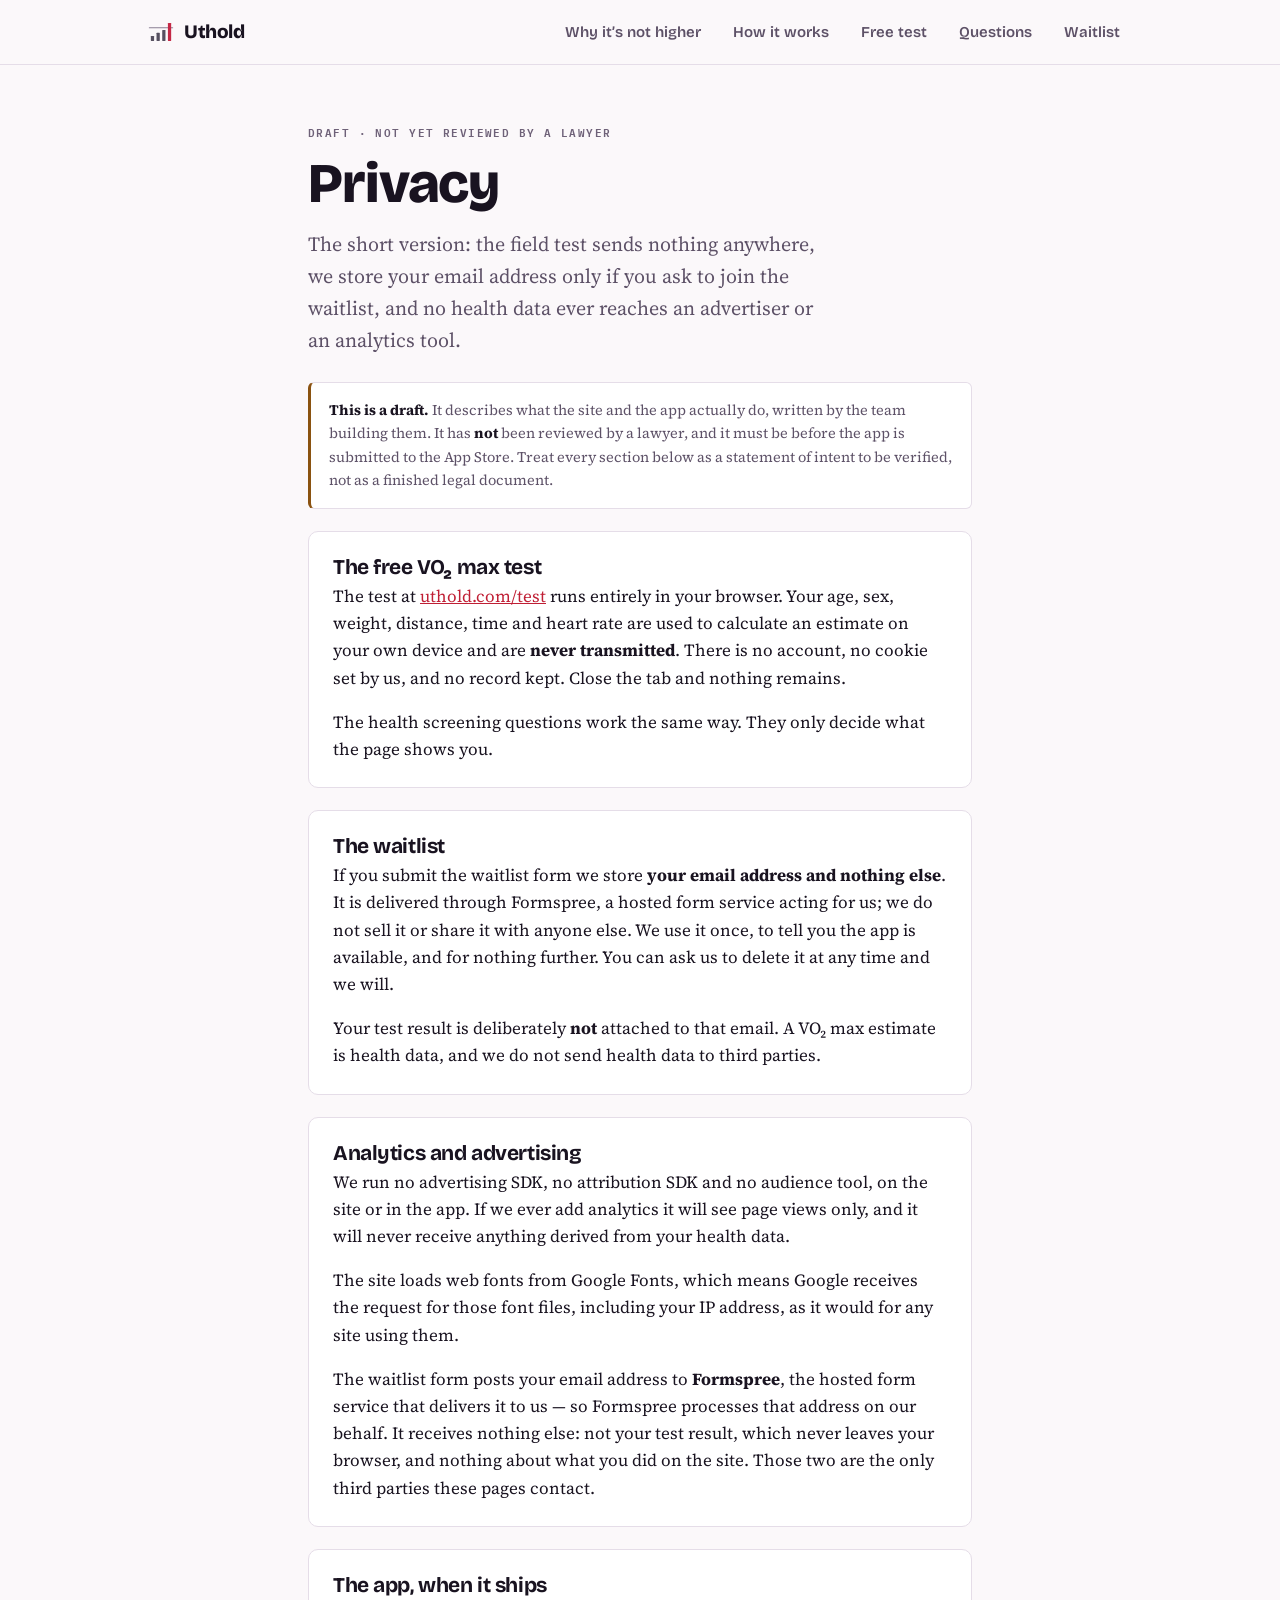
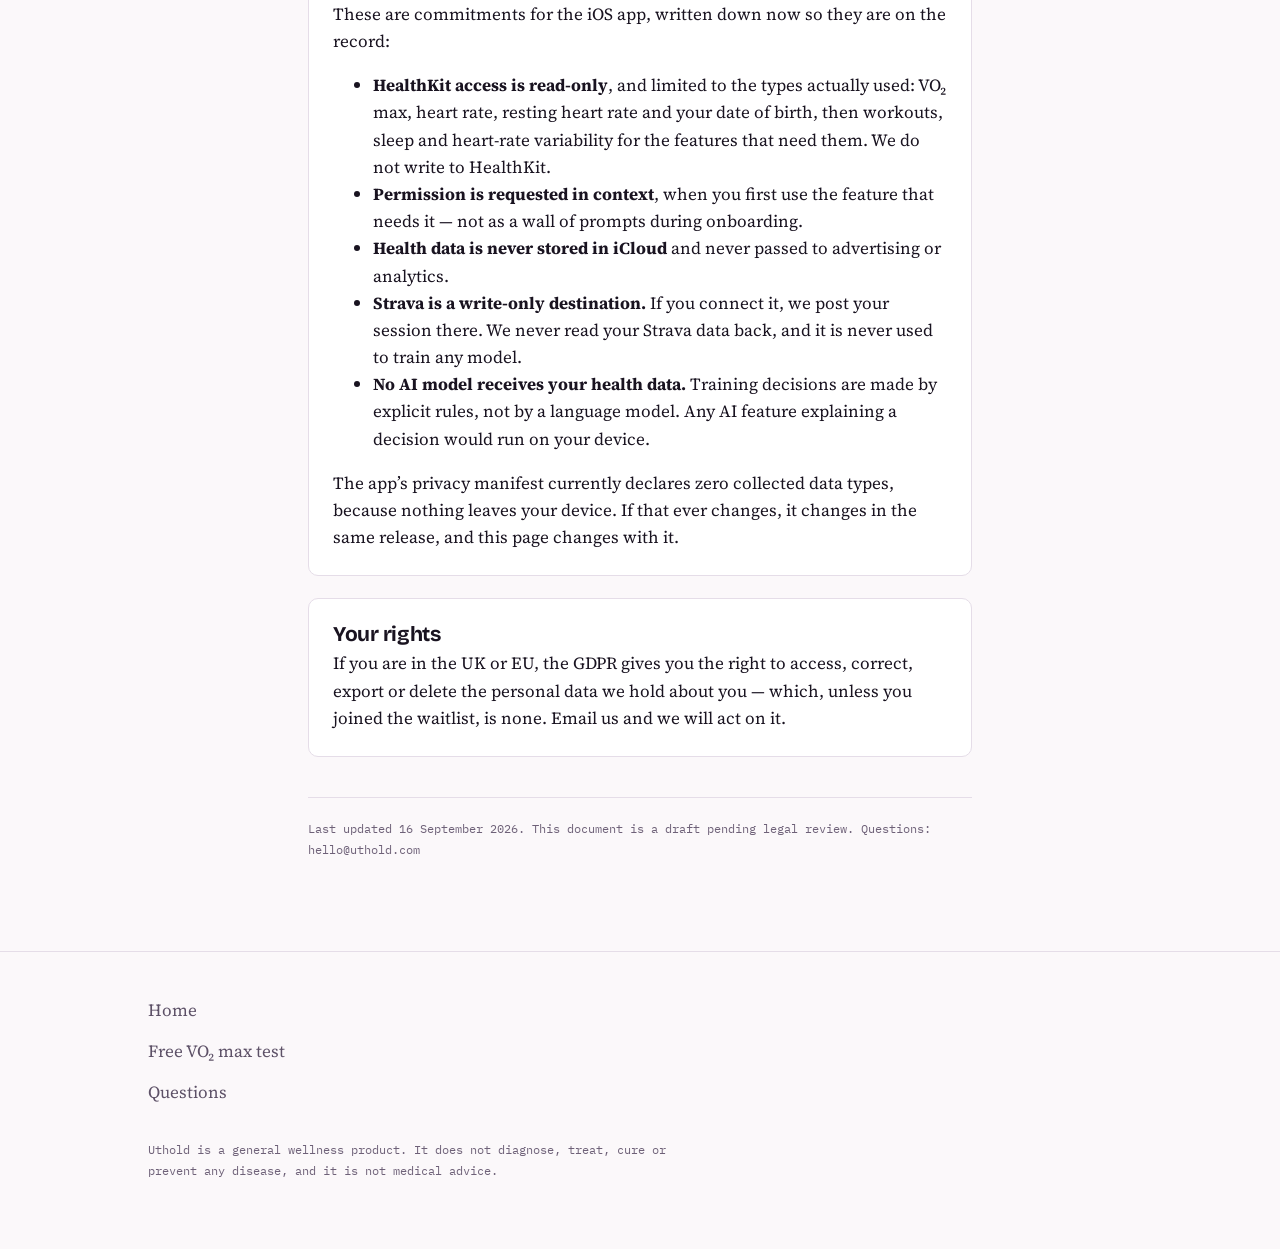
<file: privacy.html>
<!doctype html>
<html lang="en">
<head>
<meta charset="utf-8">
<meta name="viewport" content="width=device-width,initial-scale=1">
<title>Privacy — Uthold</title>
<meta name="description" content="What Uthold stores, what it does not, and where your health data goes — which is nowhere.">
<link rel="canonical" href="https://uthold.com/privacy.html">
<meta property="og:type" content="website">
<meta property="og:site_name" content="Uthold">
<meta property="og:url" content="https://uthold.com/privacy.html">
<meta property="og:title" content="Privacy — Uthold">
<meta property="og:description" content="What Uthold stores, what it does not, and where your health data goes — which is nowhere.">
<meta property="og:image" content="https://uthold.com/img/og.png">
<meta property="og:image:width" content="1200">
<meta property="og:image:height" content="630">
<meta property="og:image:alt" content="Uthold. Four ascending bars, the fourth breaking through a ceiling line.">
<meta name="twitter:card" content="summary_large_image">
<link rel="icon" href="brand/favicon.svg" type="image/svg+xml">
<link rel="apple-touch-icon" href="brand/png/apple-touch-icon.png">
<link rel="preconnect" href="https://fonts.googleapis.com">
<link rel="preconnect" href="https://fonts.gstatic.com" crossorigin>
<link rel="stylesheet" href="https://fonts.googleapis.com/css2?family=Bricolage+Grotesque:opsz,wght@12..96,400;12..96,600;12..96,800&family=Source+Serif+4:opsz,wght@8..60,400;8..60,600&family=IBM+Plex+Mono:wght@400;500;600&display=swap">
<link rel="stylesheet" href="site.css">
<link rel="stylesheet" href="test.css">
</head>
<body>
<a class="skip" href="#main">Skip to content</a>

<header class="site-head">
  <div class="wrap">
    <a class="brand" href="index.html">
      <svg viewBox="0 0 64 64" aria-hidden="true" focusable="false">
        <rect x="2" y="20" width="60" height="3" rx="1.5" fill="var(--mark-ceiling)"/>
        <rect x="7" y="42" width="8" height="12" rx="1" fill="var(--mark-bars)"/>
        <rect x="21" y="34" width="8" height="20" rx="1" fill="var(--mark-bars)"/>
        <rect x="35" y="27" width="8" height="27" rx="1" fill="var(--mark-bars)"/>
        <rect x="49" y="10" width="8" height="44" rx="1" fill="var(--mark-hero)"/>
      </svg>
      Uthold
    </a>
    <nav class="site-nav" aria-label="Main">
      <a href="index.html#volume">Why it’s not higher</a>
      <a href="index.html#how">How it works</a>
      <a href="test.html">Free test</a>
      <a href="faq.html">Questions</a>
      <a href="index.html#waitlist">Waitlist</a>
    </nav>
  </div>
</header>

<main id="main">
<div class="wrap">
  <header>
    <p class="eyebrow">Draft &middot; not yet reviewed by a lawyer</p>
    <h1>Privacy</h1>
    <p class="deck">The short version: the field test sends nothing anywhere, we store your email
    address only if you ask to join the waitlist, and no health data ever reaches an advertiser or
    an analytics tool.</p>
  </header>

  <div class="safety" role="note">
    <b>This is a draft.</b> It describes what the site and the app actually do, written by the
    team building them. It has <b>not</b> been reviewed by a lawyer, and it must be before the app
    is submitted to the App Store. Treat every section below as a statement of intent to be
    verified, not as a finished legal document.
  </div>

  <div class="card">
    <h2>The free VO₂ max test</h2>
    <p>The test at <a href="test.html">uthold.com/test</a> runs entirely in your browser. Your age,
    sex, weight, distance, time and heart rate are used to calculate an estimate on your own device
    and are <strong>never transmitted</strong>. There is no account, no cookie set by us, and no
    record kept. Close the tab and nothing remains.</p>
    <p style="margin-bottom:0">The health screening questions work the same way. They only decide
    what the page shows you.</p>
  </div>

  <div class="card">
    <h2>The waitlist</h2>
    <p>If you submit the waitlist form we store <strong>your email address and nothing else</strong>.
    It is delivered through Formspree, a hosted form service acting for us; we do not sell it or
    share it with anyone else. We use it once, to tell you the app is available, and for nothing
    further. You can ask us to delete it at any time and we will.</p>
    <p style="margin-bottom:0">Your test result is deliberately <strong>not</strong> attached to
    that email. A VO₂ max estimate is health data, and we do not send health data to third parties.</p>
  </div>

  <div class="card">
    <h2>Analytics and advertising</h2>
    <p>We run no advertising SDK, no attribution SDK and no audience tool, on the site or in the
    app. If we ever add analytics it will see page views only, and it will never receive anything
    derived from your health data.</p>
    <p>The site loads web fonts from Google Fonts, which means Google receives the request for
    those font files, including your IP address, as it would for any site using them.</p>
    <p style="margin-bottom:0">The waitlist form posts your email address to <b>Formspree</b>, the
    hosted form service that delivers it to us — so Formspree processes that address on our
    behalf. It receives nothing else: not your test result, which never leaves your browser, and
    nothing about what you did on the site. Those two are the only third parties these pages
    contact.</p>
  </div>

  <div class="card">
    <h2>The app, when it ships</h2>
    <p>These are commitments for the iOS app, written down now so they are on the record:</p>
    <ul>
      <li><strong>HealthKit access is read-only</strong>, and limited to the types actually used:
      VO₂ max, heart rate, resting heart rate and your date of birth, then workouts, sleep and
      heart-rate variability for the features that need them. We do not write to HealthKit.</li>
      <li><strong>Permission is requested in context</strong>, when you first use the feature that
      needs it — not as a wall of prompts during onboarding.</li>
      <li><strong>Health data is never stored in iCloud</strong> and never passed to advertising or
      analytics.</li>
      <li><strong>Strava is a write-only destination.</strong> If you connect it, we post your
      session there. We never read your Strava data back, and it is never used to train any model.</li>
      <li><strong>No AI model receives your health data.</strong> Training decisions are made by
      explicit rules, not by a language model. Any AI feature explaining a decision would run on
      your device.</li>
    </ul>
    <p style="margin-bottom:0">The app’s privacy manifest currently declares zero collected data
    types, because nothing leaves your device. If that ever changes, it changes in the same release,
    and this page changes with it.</p>
  </div>

  <div class="card">
    <h2>Your rights</h2>
    <p style="margin-bottom:0">If you are in the UK or EU, the GDPR gives you the right to access,
    correct, export or delete the personal data we hold about you — which, unless you joined the
    waitlist, is none. Email us and we will act on it.</p>
  </div>

  <footer>
    Last updated 16 September 2026. This document is a draft pending legal review.
    Questions: hello@uthold.com
  </footer>
</div>
</main>

<footer class="site-foot">
  <div class="wrap">
    <nav aria-label="Footer">
      <a href="index.html">Home</a>
      <a href="test.html">Free VO₂ max test</a>
      <a href="faq.html">Questions</a>
    </nav>
    <p class="fine">Uthold is a general wellness product. It does not diagnose, treat, cure or
    prevent any disease, and it is not medical advice.</p>
  </div>
</footer>
</body>
</html>
</file>
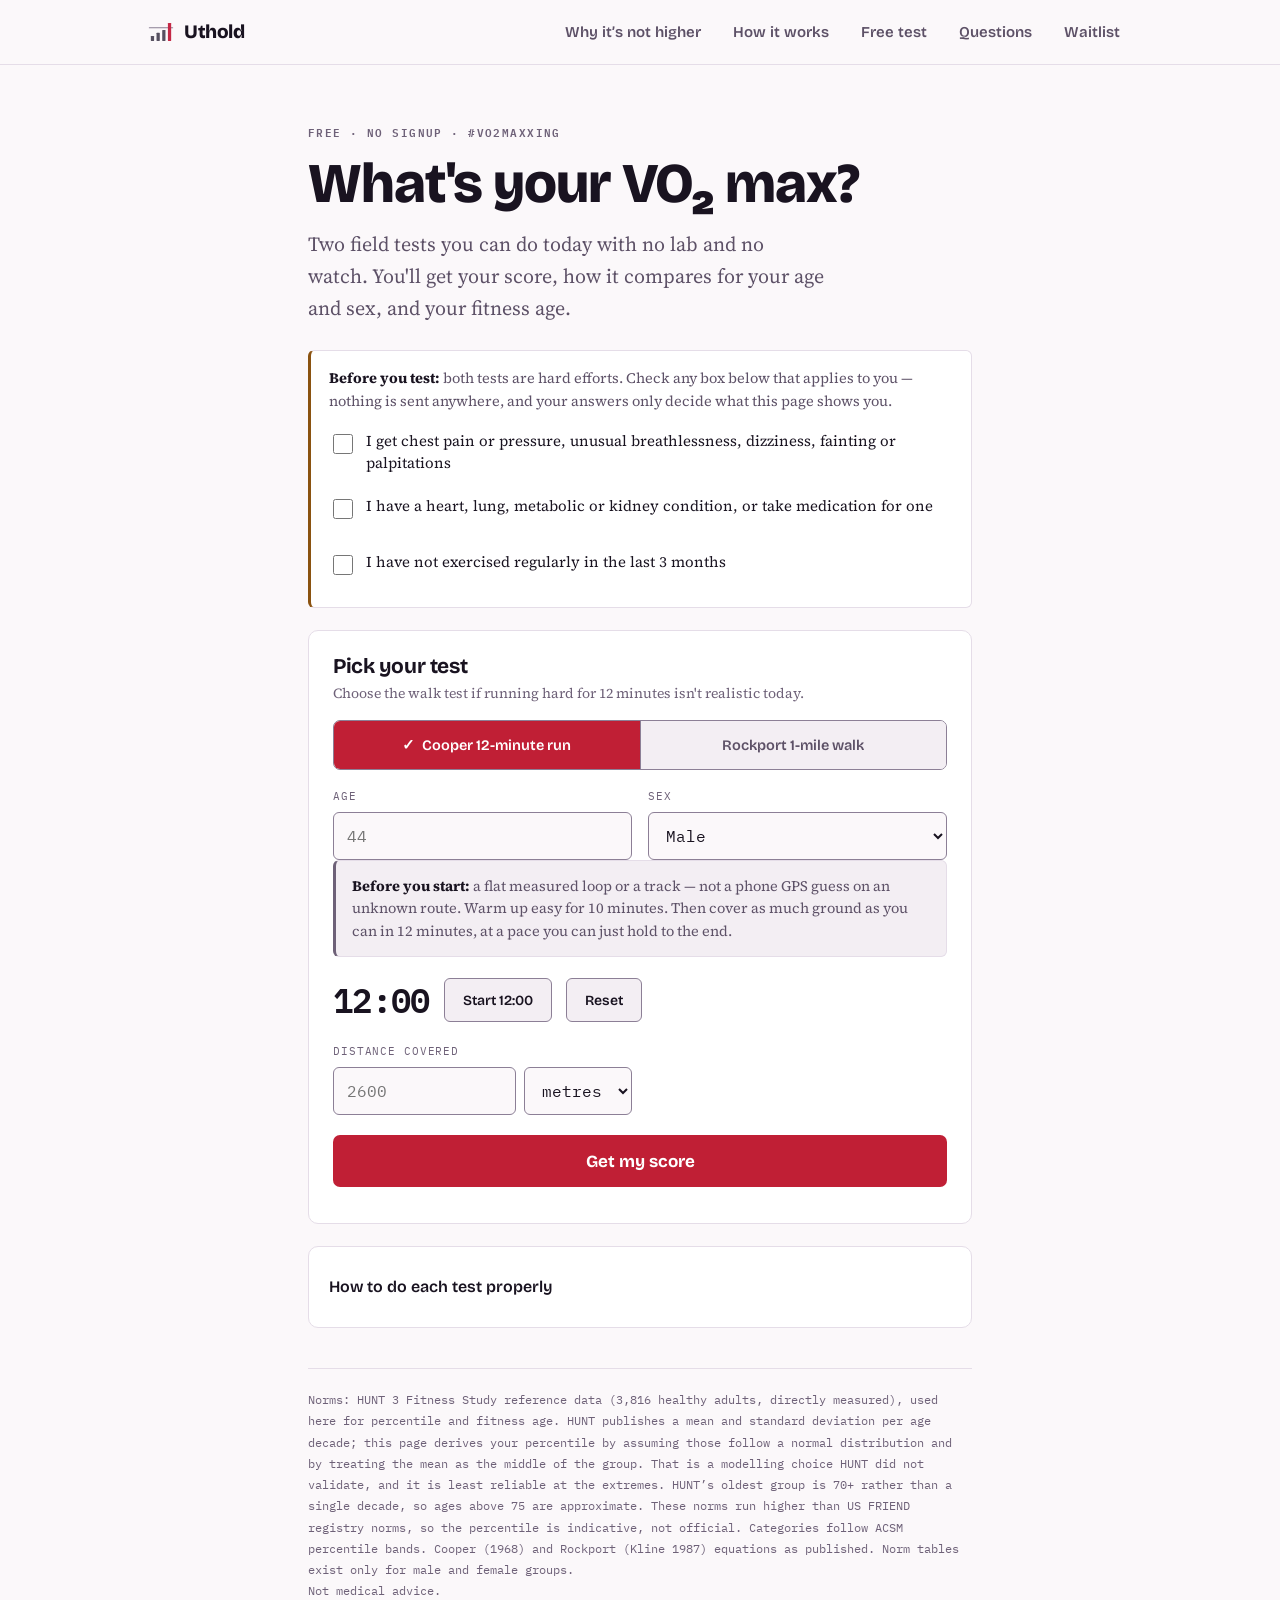
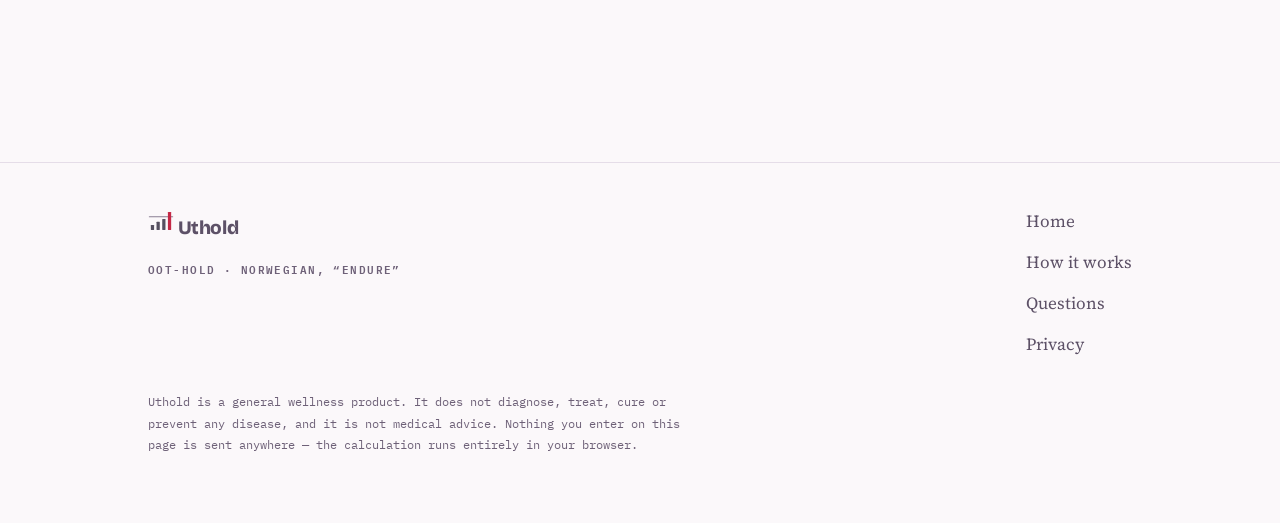
<file: test.html>
<!doctype html>
<html lang="en">
<head>
<meta charset="utf-8">
<meta name="viewport" content="width=device-width,initial-scale=1">
<title>Free VO₂ max test — no signup — Uthold</title>
<meta name="description" content="Estimate your VO₂ max with a 12-minute run or a 1-mile walk. Free, no signup, runs entirely in your browser. Nothing you enter is sent anywhere.">
<link rel="canonical" href="https://uthold.com/test.html">
<meta property="og:type" content="website">
<meta property="og:site_name" content="Uthold">
<meta property="og:url" content="https://uthold.com/test.html">
<meta property="og:title" content="Free VO₂ max test — no signup">
<meta property="og:description" content="Estimate your VO₂ max with a 12-minute run or a 1-mile walk. Free, no signup, runs entirely in your browser. Nothing you enter is sent anywhere.">
<meta property="og:image" content="https://uthold.com/img/og.png">
<meta property="og:image:width" content="1200">
<meta property="og:image:height" content="630">
<meta property="og:image:alt" content="Uthold. Four ascending bars, the fourth breaking through a ceiling line.">
<meta name="twitter:card" content="summary_large_image">
<link rel="icon" href="brand/favicon.svg" type="image/svg+xml">
<link rel="apple-touch-icon" href="brand/png/apple-touch-icon.png">
<link rel="preconnect" href="https://fonts.googleapis.com">
<link rel="preconnect" href="https://fonts.gstatic.com" crossorigin>
<link rel="stylesheet" href="https://fonts.googleapis.com/css2?family=Bricolage+Grotesque:opsz,wght@12..96,400;12..96,600;12..96,800&family=Source+Serif+4:opsz,wght@8..60,400;8..60,600&family=IBM+Plex+Mono:wght@400;500;600&display=swap">
<link rel="stylesheet" href="site.css">
<link rel="stylesheet" href="test.css">
</head>
<body>
<a class="skip" href="#main">Skip to content</a>

<header class="site-head">
  <div class="wrap">
    <a class="brand" href="index.html">
      <svg viewBox="0 0 64 64" aria-hidden="true" focusable="false">
        <rect x="2" y="20" width="60" height="3" rx="1.5" fill="var(--mark-ceiling)"/>
        <rect x="7" y="42" width="8" height="12" rx="1" fill="var(--mark-bars)"/>
        <rect x="21" y="34" width="8" height="20" rx="1" fill="var(--mark-bars)"/>
        <rect x="35" y="27" width="8" height="27" rx="1" fill="var(--mark-bars)"/>
        <rect x="49" y="10" width="8" height="44" rx="1" fill="var(--mark-hero)"/>
      </svg>
      Uthold
    </a>
    <nav class="site-nav" aria-label="Main">
      <a href="index.html#volume">Why it’s not higher</a>
      <a href="index.html#how">How it works</a>
      <a href="test.html" aria-current="page">Free test</a>
      <a href="faq.html">Questions</a>
      <a href="index.html#waitlist">Waitlist</a>
    </nav>
  </div>
</header>

<main id="main">
<div class="wrap">
<header>
  <div class="eyebrow">Free &middot; no signup &middot; #VO2MAXXING</div>
  <h1>What's your VO&#8322; max?</h1>
  <p class="deck">Two field tests you can do today with no lab and no watch. You'll get your score,
  how it compares for your age and sex, and your fitness age.</p>
</header>

<div class="safety">
  <b>Before you test:</b> both tests are hard efforts. Check any box below that applies to you —
  nothing is sent anywhere, and your answers only decide what this page shows you.
  <div id="screen">
    <label class="chk"><input type="checkbox" id="q-symptoms"> I get chest pain or pressure, unusual breathlessness, dizziness, fainting or palpitations</label>
    <label class="chk"><input type="checkbox" id="q-disease"> I have a heart, lung, metabolic or kidney condition, or take medication for one</label>
    <label class="chk"><input type="checkbox" id="q-inactive"> I have not exercised regularly in the last 3 months</label>
  </div>
  <div id="screenMsg"></div>
</div>

<div class="card" id="testCard">
  <h2>Pick your test</h2>
  <p class="hint">Choose the walk test if running hard for 12 minutes isn't realistic today.</p>

  <div class="tabs" role="tablist">
    <button role="tab" id="tab-cooper" aria-selected="true" aria-controls="panel-cooper">Cooper 12-minute run</button>
    <button role="tab" id="tab-rockport" aria-selected="false" aria-controls="panel-rockport">Rockport 1-mile walk</button>
  </div>

  <div class="grid">
    <div><label for="age">Age</label><input id="age" type="number" min="18" max="90" step="1" placeholder="44" inputmode="numeric"></div>
    <div><label for="sex">Sex</label><select id="sex"><option value="male">Male</option><option value="female">Female</option></select></div>
  </div>

  <!-- Cooper -->
  <div id="panel-cooper" role="tabpanel" aria-labelledby="tab-cooper">
    <!-- THE PROTOCOL SITS ABOVE THE START BUTTON. It used to live in a collapsed accordion
         BELOW both the calculator and the result, so a first-timer could start a 12-minute
         countdown without ever learning they need a flat measured route or a warm-up. The
         result of a test done wrong is not a worse result, it is a meaningless one. -->
    <div class="prep">
      <b>Before you start:</b> a flat measured loop or a track &mdash; not a phone GPS guess on an
      unknown route. Warm up easy for 10 minutes. Then cover as much ground as you can in 12
      minutes, at a pace you can just hold to the end.
    </div>
    <div class="timer">
      <span class="clock" id="clock">12:00</span>
      <button class="tbtn" id="startBtn" type="button">Start 12:00</button>
      <button class="tbtn" id="resetBtn" type="button">Reset</button>
    </div>
    <div class="grid" style="margin-top:16px">
      <div>
        <label for="dist">Distance covered</label>
        <div class="row-unit">
          <input id="dist" type="number" min="100" step="10" placeholder="2600" inputmode="decimal">
          <select id="distUnit" style="width:auto"><option value="m">metres</option><option value="km">km</option><option value="mi">miles</option></select>
        </div>
      </div>
    </div>
  </div>

  <!-- Rockport -->
  <div id="panel-rockport" role="tabpanel" aria-labelledby="tab-rockport" hidden>
    <!-- The validation range was only reachable AFTER a result, in an accordion. Someone outside
         30-69 could complete the walk, read a number, and only then learn the equation was not
         built for them. It goes first now. -->
    <div class="prep">
      <b>Before you start:</b> walk one measured mile as fast as you comfortably can, on the flat.
      Take your pulse <b>immediately</b> at the finish &mdash; it falls fast, so a reading a minute
      later is a different number.
      <br><br>
      <b>Validated for ages 30&ndash;69.</b> Outside that, treat the result as rough: published
      guidance subtracts about 6&nbsp;mL/kg/min for ages 18&ndash;24, and the test is too easy to be
      useful if you are already fit.
    </div>
    <div class="grid">
      <div>
        <label for="walkmin">1-mile walk time</label>
        <div class="row-unit">
          <input id="walkmin" type="number" min="5" max="40" step="0.01" placeholder="15.5" inputmode="decimal">
          <select id="walkUnit" style="width:auto"><option value="min">minutes</option></select>
        </div>
      </div>
      <div><label for="endhr">Heart rate at the finish (bpm)</label><input id="endhr" type="number" min="60" max="220" step="1" placeholder="130" inputmode="numeric"></div>
      <div>
        <label for="weight">Body weight</label>
        <div class="row-unit">
          <input id="weight" type="number" min="30" step="0.5" placeholder="180" inputmode="decimal">
          <select id="wUnit" style="width:auto"><option value="lb">lb</option><option value="kg">kg</option></select>
        </div>
      </div>
    </div>
  </div>

  <button class="go" id="calc" type="button">Get my score</button>
  <p class="hint" id="err" style="color:var(--arterial);margin:12px 0 0"></p>
</div>

<div id="result">
  <div class="score">
    <div class="top">
      <div class="eyebrow">Estimated VO&#8322; max</div>
      <div class="big" id="vo2">&mdash;</div>
      <div class="unit">mL/kg/min</div>
    </div>
    <div class="bar"><i id="barfill" style="width:0%"></i></div>
    <div class="barlabels"><span>0th</span><span>50th</span><span>100th percentile</span></div>
    <div class="facts">
      <div class="fact"><div class="k">Percentile</div><div class="v" id="pct">&mdash;</div></div>
      <div class="fact"><div class="k">Category</div><div class="v" id="cat">&mdash;</div></div>
      <div class="fact"><div class="k">Fitness age</div><div class="v" id="fage">&mdash;</div></div>
    </div>
  </div>

  <div class="share" id="shareText">&mdash;</div>
  <button class="copy" id="copyBtn" type="button">Copy to share</button>

  <details>
    <summary>What this number means</summary>
    <p style="margin-top:12px">VO&#8322; max is how much oxygen your body can use at full effort. Higher
    cardiorespiratory fitness is <b>linked to</b> lower rates of heart disease and early death in
    large population studies &mdash; in the Norwegian HUNT study, each extra 3.5 mL/kg/min was
    associated with about 21% lower risk of cardiovascular death.</p>
    <p>That's an association across populations, not a prediction about you. This test can't tell you
    anything about your health, and it isn't medical advice.</p>
    <p style="margin-bottom:0">The good news is that it moves. Most people who train it deliberately
    for 12 weeks gain a few points, though some gain little &mdash; response varies a lot between
    individuals.</p>
  </details>

  <details>
    <summary>How accurate is this?</summary>
    <p style="margin-top:12px">Field tests estimate; they don't measure. The Cooper test correlated
    about r&nbsp;=&nbsp;0.90 with lab treadmill testing in its original study, and the Rockport walk
    about R&nbsp;=&nbsp;0.88. A correlation describes how well an equation tracked a group &mdash; it does
    not tell you how close <i>your</i> own number is, which can be further off.</p>
    <p><b>Where each test applies.</b> The walk test was validated on adults aged 30&ndash;69 and is too
    easy to be useful if you are already fit; published guidance subtracts about 6&nbsp;mL/kg/min for
    ages 18&ndash;24. Outside 30&ndash;69, treat a walk result as rough. Both tests depend on pacing and on
    going genuinely hard.</p>
    <p style="margin-bottom:0"><b>Comparisons only work against the same test.</b> A Cooper result
    isn't comparable to a Rockport result, to a lab test, or to your watch's estimate. If you retest
    later, repeat the same test on the same route.</p>
  </details>

  <details>
    <summary>How to raise it</summary>
    <p style="margin-top:12px">Intervals are the strongest single lever, and the weekly aerobic
    volume around them is what lets you repeat them. A common session is the Norwegian 4&times;4:
    after a 10-minute warm-up, four 4-minute efforts at 90&ndash;95% of max heart rate, each followed
    by 3 minutes easy.</p>
    <p>Two hard sessions a week is plenty for most people, never on back-to-back days, with the rest
    of the week genuinely easy.</p>
    <p style="margin-bottom:0"><b>If you have not trained in a while, don&rsquo;t start here.</b> Build 2&ndash;4
    weeks of easy aerobic work first, then begin with shorter efforts &mdash; three 3-minute intervals
    rather than four 4-minute ones.</p>
  </details>
</div>

<details>
  <summary>How to do each test properly</summary>
  <h3 style="font-size:16px;margin:16px 0 8px">Cooper 12-minute run</h3>
  <ol>
    <li>Find a flat loop or a track. Avoid hills and wind if you can.</li>
    <li>Warm up easy for 10 minutes.</li>
    <li>Cover as much distance as possible in 12 minutes, at a pace you can just hold to the end.</li>
    <li>Record the distance and enter it above.</li>
  </ol>
  <h3 style="font-size:16px;margin:16px 0 8px">Rockport 1-mile walk</h3>
  <ol>
    <li>Find a flat measured mile, or four laps of a 400 m track plus 9 m.</li>
    <li>Walk it as fast as you can without running.</li>
    <li>Record your time, and take your heart rate immediately at the finish.</li>
  </ol>
  <p style="margin:14px 0 0"><b>For a fair retest:</b> same test, same route, same time of day, and
  no hard training in the previous 48 hours.</p>
</details>

<footer>
  Norms: HUNT 3 Fitness Study reference data (3,816 healthy adults, directly measured), used here for
  percentile and fitness age. HUNT publishes a mean and standard deviation per age decade; this page
  derives your percentile by assuming those follow a normal distribution and by treating the mean as
  the middle of the group. That is a modelling choice HUNT did not validate, and it is least reliable
  at the extremes. HUNT&rsquo;s oldest group is 70+ rather than a single decade, so ages above 75 are
  approximate. These norms run higher than US FRIEND registry norms, so the percentile is indicative,
  not official. Categories follow ACSM percentile bands. Cooper (1968) and Rockport (Kline 1987)
  equations as published. Norm tables exist only for male and female groups.
  <br>Not medical advice.
</footer>
</div>
<div class="wrap">
  <div class="after-test" id="afterTest" hidden>
    <h2>Want the plan that comes next?</h2>
    <p>That number is your baseline. Uthold turns it, a goal and the hours you actually have into
    the sessions you train each week — and adjusts when your recovery says to. iOS first, in build
    now. One email when it opens.</p>
    <form id="tForm" novalidate>
      <label for="temail">Email address</label>
      <input type="email" id="temail" name="email" autocomplete="email" required
             placeholder="you@example.com" aria-describedby="tnote">
      <button class="btn btn-primary" type="submit">Email me when it opens</button>
      <p class="small" id="tnote">We store your email address and nothing else. <b>Your result is
      not sent with it</b> — it never leaves this browser. See the
      <a href="privacy.html">privacy policy</a>.</p>
      <p class="small" id="tmsg" role="status" aria-live="polite"></p>
    </form>
  </div>
</div>
</main>

<footer class="site-foot">
  <div class="wrap">
    <div class="foot-grid">
      <div>
        <a class="brand" href="index.html" style="margin-bottom:10px">
      <svg viewBox="0 0 64 64" aria-hidden="true" focusable="false">
        <rect x="2" y="20" width="60" height="3" rx="1.5" fill="var(--mark-ceiling)"/>
        <rect x="7" y="42" width="8" height="12" rx="1" fill="var(--mark-bars)"/>
        <rect x="21" y="34" width="8" height="20" rx="1" fill="var(--mark-bars)"/>
        <rect x="35" y="27" width="8" height="27" rx="1" fill="var(--mark-bars)"/>
        <rect x="49" y="10" width="8" height="44" rx="1" fill="var(--mark-hero)"/>
      </svg>
          Uthold
        </a>
        <p class="eyebrow">OOT-hold &middot; Norwegian, &ldquo;endure&rdquo;</p>
      </div>
      <nav aria-label="Footer">
        <a href="index.html">Home</a>
        <a href="index.html#how">How it works</a>
        <a href="faq.html">Questions</a>
        <a href="privacy.html">Privacy</a>
      </nav>
    </div>
    <p class="fine">Uthold is a general wellness product. It does not diagnose, treat, cure or
    prevent any disease, and it is not medical advice. Nothing you enter on this page is sent
    anywhere &mdash; the calculation runs entirely in your browser.</p>
  </div>
</footer>

<script>
(function(){
  // HUNT 3 reference data: mean VO2max (mL/kg/min) and SD, by decade midpoint.
  var NORMS = {
    male:   [{a:25,m:54.4,s:8.4},{a:35,m:49.1,s:7.5},{a:45,m:47.2,s:7.7},{a:55,m:42.6,s:7.4},{a:65,m:39.2,s:6.7},{a:75,m:35.3,s:6.5}],
    female: [{a:25,m:43.0,s:7.7},{a:35,m:40.0,s:6.8},{a:45,m:38.4,s:6.9},{a:55,m:34.4,s:5.7},{a:65,m:31.1,s:5.1},{a:75,m:28.3,s:5.2}]
  };

  function interp(points, age, key){
    if (age <= points[0].a) return points[0][key];
    if (age >= points[points.length-1].a) return points[points.length-1][key];
    for (var i=0;i<points.length-1;i++){
      var p=points[i], q=points[i+1];
      if (age>=p.a && age<=q.a){
        var t=(age-p.a)/(q.a-p.a);
        return p[key]+t*(q[key]-p[key]);
      }
    }
    return points[points.length-1][key];
  }

  // Normal CDF via Abramowitz & Stegun 7.1.26 erf approximation.
  function cdf(z){
    var s = z<0 ? -1 : 1, x = Math.abs(z)/Math.SQRT2;
    var t = 1/(1+0.3275911*x);
    var y = 1 - (((((1.061405429*t - 1.453152027)*t) + 1.421413741)*t - 0.284496736)*t + 0.254829592)*t*Math.exp(-x*x);
    return 0.5*(1+s*y);
  }

  // "21th" and "1th" were on the result screen and in the share text. Percentile is clamped
  // to 1-99, so the teens rule only ever bites at 11, 12 and 13, but it is written in full
  // rather than tuned to the current clamp.
  function ordinal(n) {
    var t = n % 100;
    if (t >= 11 && t <= 13) return n + "th";
    switch (n % 10) {
      case 1:  return n + "st";
      case 2:  return n + "nd";
      case 3:  return n + "rd";
      default: return n + "th";
    }
  }

  function category(p){
    if (p < 20) return "Poor";
    if (p < 40) return "Fair";
    if (p < 60) return "Average";
    if (p < 80) return "Good";
    if (p < 95) return "Excellent";
    return "Superior";
  }

  // Fitness age: the age at which the median person of this sex has this VO2max.
  function fitnessAge(v, sex){
    var pts = NORMS[sex];
    // Clamp to the decades we have norms for, not 20 and 80: a score equal to the
    // age-25 mean IS a fitness age of 25, and the oldest HUNT group is 70+.
    if (v >= pts[0].m) return pts[0].a;
    if (v <= pts[pts.length-1].m) return pts[pts.length-1].a;
    for (var i=0;i<pts.length-1;i++){
      var p=pts[i], q=pts[i+1];
      if (v<=p.m && v>=q.m){
        var t=(p.m-v)/(p.m-q.m);
        return Math.round(p.a + t*(q.a-p.a));
      }
    }
    return 80;
  }

  var $ = function(id){ return document.getElementById(id); };
  var mode = "cooper";

  // Screening gate. Symptoms or a known condition => no test here at all (rule S2).
  // Inactive => walk test only, because Cooper is a maximal effort (rules S4 and B1).
  function screen(){
    var sym = $("q-symptoms").checked, dis = $("q-disease").checked, inact = $("q-inactive").checked;
    var blocked = sym || dis;
    var msg = "";
    if (sym) {
      msg = "<b>Don’t take either test.</b> Those symptoms need checking by a doctor before you " +
            "exercise at any intensity, not just before hard efforts. Please see a professional first.";
    } else if (dis) {
      msg = "<b>Get medical clearance first.</b> With a heart, lung, metabolic or kidney condition, " +
            "talk to your doctor before a maximal test. Until you are cleared, keep to light activity.";
    } else if (inact) {
      msg = "<b>Walk test only.</b> The 12-minute run is a maximal effort, which is not the right " +
            "starting point after a few months off. Build 2–4 weeks of easy aerobic work first, and " +
            "then the run test is a fair option.";
    }
    $("screenMsg").innerHTML = msg;
    $("screenMsg").style.display = msg ? "block" : "none";
    $("testCard").style.display = blocked ? "none" : "";
    if (!blocked && inact && mode === "cooper") selectTab("rockport");
    $("tab-cooper").disabled = inact;
    $("tab-cooper").title = inact ? "Build up with easy aerobic work first" : "";
    if (blocked) $("result").classList.remove("show");
  }
  ["q-symptoms","q-disease","q-inactive"].forEach(function(id){ $(id).onchange = screen; });

  function selectTab(which){
    mode = which;
    $("tab-cooper").setAttribute("aria-selected", which==="cooper");
    $("tab-rockport").setAttribute("aria-selected", which==="rockport");
    $("panel-cooper").hidden = which!=="cooper";
    $("panel-rockport").hidden = which!=="rockport";
    $("err").textContent = "";

    // B2: "a Cooper result isn't comparable to a Rockport result". Switching tabs used to swap
    // the panels and LEAVE the previous result on screen, so a visitor could calculate a Cooper
    // score, switch to the walk test, and read — and Copy to share — the Cooper number sitting
    // under the Rockport heading. The rule this page states in its own accordion, broken by its
    // own tab control.
    clearResult();
  }

  function clearResult(){
    $("result").classList.remove("show");
    $("vo2").textContent = "\u2014";
    $("pct").textContent = "\u2014";
    $("cat").textContent = "\u2014";
    $("fage").textContent = "\u2014";
    $("shareText").textContent = "\u2014";
    $("barfill").style.width = "0%";
  }
  $("tab-cooper").onclick = function(){ selectTab("cooper"); };
  $("tab-rockport").onclick = function(){ selectTab("rockport"); };

  // 12-minute timer
  // Count down from wall-clock timestamps: a backgrounded tab must not stretch the test.
  var TOTAL = 720, remaining = TOTAL, endAt = null, tick = null;
  function render(){
    var m = Math.floor(remaining/60), s = remaining%60;
    $("clock").textContent = m + ":" + (s<10?"0":"") + s;
  }
  function stopTick(){ if (tick){ clearInterval(tick); tick = null; } }
  function frame(){
    remaining = Math.max(0, Math.round((endAt - Date.now())/1000));
    render();
    if (remaining <= 0){ stopTick(); endAt = null; $("startBtn").textContent = "Done"; }
  }
  $("startBtn").onclick = function(){
    if (tick){
      stopTick();
      remaining = Math.max(0, Math.round((endAt - Date.now())/1000));
      endAt = null; render();
      $("startBtn").textContent = "Resume";
      return;
    }
    if (remaining <= 0) return;
    endAt = Date.now() + remaining*1000;
    $("startBtn").textContent = "Pause";
    tick = setInterval(frame, 250);
    frame();
  };
  $("resetBtn").onclick = function(){
    stopTick(); endAt = null; remaining = TOTAL; render();
    $("startBtn").textContent = "Start 12:00";
  };
  document.addEventListener("visibilitychange", function(){ if (tick) frame(); });
  render();

  function toMetres(v, unit){
    if (unit==="km") return v*1000;
    if (unit==="mi") return v*1609.344;
    return v;
  }

  $("calc").onclick = function(){
    var age = parseFloat($("age").value);
    var sex = $("sex").value;
    var err = "";
    var vo2 = null;

    if (!(age>=18 && age<=90)) err = "Enter an age between 18 and 90.";

    if (!err && mode==="cooper"){
      var d = parseFloat($("dist").value);
      if (!(d>0)) err = "Enter the distance you covered in 12 minutes.";
      else {
        var metres = toMetres(d, $("distUnit").value);
        if (metres < 600 || metres > 6000) err = "That distance looks off — check the units.";
        else vo2 = (metres - 504.9) / 44.73;
      }
    }

    if (!err && mode==="rockport"){
      var t = parseFloat($("walkmin").value);
      var hr = parseFloat($("endhr").value);
      var w = parseFloat($("weight").value);
      var lb = $("wUnit").value==="kg" ? w*2.20462 : w;
      if (!(t>0) || !(hr>0) || !(w>0)) err = "Fill in your walk time, finishing heart rate and weight.";
      else if (t < 8 || t > 30) err = "A 1-mile walk time should be between 8 and 30 minutes.";
      else if (hr < 60 || hr > 220) err = "Finishing heart rate should be between 60 and 220 bpm.";
      else if (lb < 66 || lb > 550) err = "That body weight looks off — check the units.";
      else {
        vo2 = 132.853 - 0.0769*lb - 0.3877*age - 3.2649*t - 0.1565*hr + (sex==="male" ? 6.315 : 0);
      }
    }

    if (!err && (!(vo2>0) || vo2>90)) err = "Those numbers give an impossible score — please check them.";

    if (err){ $("err").textContent = err; $("result").classList.remove("show"); return; }
    $("err").textContent = "";

    var mean = interp(NORMS[sex], age, "m");
    var sd   = interp(NORMS[sex], age, "s");
    var pct  = Math.round(cdf((vo2-mean)/sd) * 100);
    pct = Math.min(99, Math.max(1, pct));
    var fa = fitnessAge(vo2, sex);

    // F1: a BOUND is honest, a point value is not. The table runs 20 to 70+, so outside it
    // the only true statement is "75+" or "25 or under". Computed ONCE here and reused by the
    // share text below — the share string used to interpolate the raw number, which put
    // "fitness age 75" on the one surface that travels furthest and carries least context.
    var faText = (fa <= 25 ? "25 or under" : fa >= 75 ? "75+" : String(fa));

    $("vo2").textContent = vo2.toFixed(1);
    $("pct").textContent = ordinal(pct);
    $("cat").textContent = category(pct);
    $("fage").textContent = faText;
    $("barfill").style.width = pct + "%";

    var band = sex==="male" ? "men" : "women";
    var decade = (Math.floor(age/10)*10);
    $("shareText").textContent =
      "VO₂ max " + vo2.toFixed(1) + " mL/kg/min — " + ordinal(pct) + " percentile for " +
      band + " " + decade + "–" + (decade+9) + ", fitness age " + faText + ". #VO2MAXXING";

    $("result").classList.add("show");
    $("result").scrollIntoView({behavior:"smooth", block:"start"});
  };

  screen();

  $("copyBtn").onclick = function(){
    var text = $("shareText").textContent;
    try {
      navigator.clipboard.writeText(text).then(function(){
        $("copyBtn").textContent = "Copied";
        setTimeout(function(){ $("copyBtn").textContent = "Copy to share"; }, 1800);
      });
    } catch(e){
      $("copyBtn").textContent = "Select the text above to copy";
    }
  };
})();
</script>


<script>
// Reveals the waitlist only once a result exists, and posts the EMAIL ONLY.
// The VO2 max estimate is health data and is never included — it does not leave
// this browser at all. Separate from the test's own script on purpose: that block
// is byte-identical to the repo-root vo2test.html and must stay that way.
(function(){
  var ENDPOINT='https://formspree.io/f/meaoqqda', FALLBACK='hello@uthold.com';
  var wrap=document.getElementById('afterTest'), res=document.getElementById('result');
  var f=document.getElementById('tForm'), i=document.getElementById('temail'),
      m=document.getElementById('tmsg'), b=f.querySelector('button[type=submit]');
  function reveal(){ if(res.classList.contains('show')) wrap.hidden=false; }
  new MutationObserver(reveal).observe(res,{attributes:true,attributeFilter:['class']});
  reveal();
  function rescue(v,why){
    m.textContent=why+' Opening your email app instead — send it and you are on the list.';
    window.location.href='mailto:'+FALLBACK+'?subject='+encodeURIComponent('Uthold waitlist: '+v)
      +'&body='+encodeURIComponent('Add '+v+' to the Uthold waitlist.');
  }
  f.addEventListener('submit',function(e){
    e.preventDefault();
    var v=(i.value||'').trim();
    if(!v||v.indexOf('@')<1||v.lastIndexOf('.')<v.indexOf('@')){
      m.textContent='That address does not look right — please check it.'; i.focus(); return; }
    b.disabled=true; m.textContent='Adding you…';
    fetch(ENDPOINT,{method:'POST',headers:{'Content-Type':'application/json','Accept':'application/json'},
      body:JSON.stringify({email:v})})
      .then(function(r){ b.disabled=false;
        if(r.ok){ f.reset(); m.textContent='You are on the list. One email when the app opens, and nothing before then.'; return; }
        rescue(v, r.status===429?'The list is full for this month.':'That did not go through.'); })
      .catch(function(){ b.disabled=false; rescue(v,'That did not go through.'); });
  });
})();
</script>
</body>
</html>
</file>
<file: site.css>
/* Uthold — shared styles for the site and the field test.
   Tokens follow the measured palette in the root CLAUDE.md. Two values that
   vo2test.html shipped were below the floor and are corrected here:
     dark  ink-3 #7C6F87 -> #8A7F94   (was 4.01:1, text needs 4.5)
     dark  rule-2 #453B50 -> #736C7C  (was 1.65:1, control borders need 3.0)
     light ink-3 #8C7F96 -> #6E6178   (was 3.56:1)
     light rule-2 #D3C8D8 -> #8C7F96  (was 1.61:1)
     dark  sunk  #241E2D -> #1B1622   (put ink-3 at 4.27:1; also now properly
                                       recessed, as sunk already is in light)
   Run web/brand/contrast.mjs before changing any of them. */

:root{
  --ground:#FBF8FA; --surface:#FFFFFF; --sunk:#F3EEF3;
  --ink:#191320; --ink-2:#5D5167; --ink-3:#6E6178;
  --rule:#E5DDE8; --rule-2:#8C7F96;
  --arterial:#C01F35; --venous:#3A2F6E; --band:rgba(192,31,53,.07); --on-accent:#FFFFFF;
  --good:#15705A; --warn:#8A5210;
  --mark-bars:#565060; --mark-ceiling:#8A7F94; --mark-hero:#C42846;
  --display:"Bricolage Grotesque","Helvetica Neue",Arial,sans-serif;
  --body:"Source Serif 4",Georgia,serif;
  --mono:"IBM Plex Mono",ui-monospace,Menlo,monospace;
  --pad:clamp(16px,5vw,48px);
  --maxw:1080px;
}
@media (prefers-color-scheme:dark){:root:not([data-theme="light"]){
  --ground:#141019; --surface:#1D1825; --sunk:#1B1622;
  --ink:#F3EEF5; --ink-2:#A79AB1; --ink-3:#8A7F94;
  --rule:#3A3343; --rule-2:#736C7C;
  --arterial:#FF6376; --venous:#9A8BE8; --band:rgba(255,99,118,.10); --on-accent:#141019;
  --good:#4CC79F; --warn:#E0A356;
  --mark-bars:#A79AB1; --mark-ceiling:#6A6471; --mark-hero:#FF6376;
}}
:root[data-theme="dark"]{
  --ground:#141019; --surface:#1D1825; --sunk:#1B1622;
  --ink:#F3EEF5; --ink-2:#A79AB1; --ink-3:#8A7F94;
  --rule:#3A3343; --rule-2:#736C7C;
  --arterial:#FF6376; --venous:#9A8BE8; --band:rgba(255,99,118,.10); --on-accent:#141019;
  --good:#4CC79F; --warn:#E0A356;
  --mark-bars:#A79AB1; --mark-ceiling:#6A6471; --mark-hero:#FF6376;
}

*{box-sizing:border-box}
html{scroll-behavior:smooth}
body{margin:0;background:var(--ground);color:var(--ink);font-family:var(--body);
  font-size:17px;line-height:1.6;-webkit-font-smoothing:antialiased}
h1,h2,h3{font-family:var(--display);letter-spacing:-.02em;margin:0;line-height:1.1;text-wrap:balance}
p{margin:0 0 1em}
a{color:var(--arterial)}
a:hover{text-decoration-thickness:2px}
:focus-visible{outline:3px solid var(--arterial);outline-offset:3px;border-radius:3px}
img{max-width:100%;height:auto}
.wrap{max-width:var(--maxw);margin:0 auto;padding:0 var(--pad)}
.narrow{max-width:760px}
.eyebrow{font-family:var(--mono);font-size:11px;font-weight:600;letter-spacing:.13em;
  text-transform:uppercase;color:var(--ink-3);margin:0}
.skip{position:absolute;left:-9999px;top:0;background:var(--surface);color:var(--ink);
  padding:12px 18px;z-index:10;border:2px solid var(--arterial);border-radius:0 0 6px 0}
.skip:focus{left:0}

/* ---- header ---- */
.site-head{border-bottom:1px solid var(--rule);position:sticky;top:0;z-index:5;
  background:color-mix(in srgb,var(--ground) 92%,transparent);backdrop-filter:blur(8px)}
.site-head .wrap{display:flex;align-items:center;justify-content:space-between;gap:16px;
  min-height:64px;padding-top:10px;padding-bottom:10px}
.brand{display:flex;align-items:center;gap:10px;text-decoration:none;color:var(--ink);
  font-family:var(--display);font-weight:800;font-size:19px;letter-spacing:-.02em}
.brand svg{width:26px;height:26px;flex:none}
.site-nav{display:flex;align-items:center;gap:8px;flex-wrap:wrap}
.site-nav a{font-family:var(--display);font-size:15px;font-weight:600;color:var(--ink-2);
  text-decoration:none;padding:10px 12px;border-radius:6px;min-height:44px;display:flex;align-items:center}
.site-nav a:hover{color:var(--ink);background:var(--sunk)}

/* ---- buttons: min 44x44 touch targets ---- */
.btn{display:inline-flex;align-items:center;justify-content:center;gap:9px;
  min-height:48px;padding:13px 24px;border-radius:7px;border:1px solid transparent;
  font-family:var(--display);font-weight:700;font-size:17px;text-decoration:none;cursor:pointer}
/* white on the dark-theme accent is 2.88:1 — the label must flip with the theme */
.btn-primary{background:var(--arterial);color:var(--on-accent);border-color:var(--arterial)}
.btn-primary:hover{filter:brightness(1.08)}
.btn-ghost{background:transparent;color:var(--ink);border-color:var(--rule-2)}
.btn-ghost:hover{background:var(--sunk)}

/* ---- hero ---- */
/* vertical only: .hero is itself a .wrap, whose horizontal padding is the page gutter */
.hero{padding-top:clamp(48px,9vw,104px);padding-bottom:clamp(36px,6vw,64px)}
.hero h1{font-size:clamp(38px,6.6vw,68px);font-weight:800;margin:14px 0 0;max-width:16ch}
.hero .deck{font-size:clamp(18px,2.1vw,22px);color:var(--ink-2);margin:20px 0 0;max-width:54ch}
.cta-row{display:flex;gap:14px;flex-wrap:wrap;margin-top:32px;align-items:center}
.cta-note{font-family:var(--mono);font-size:12px;color:var(--ink-3);letter-spacing:.04em}

/* ---- generic section ---- */
section{padding:clamp(40px,7vw,80px) 0;border-top:1px solid var(--rule)}
section h2{font-size:clamp(26px,3.6vw,38px);font-weight:800;max-width:20ch}
section .lede{color:var(--ink-2);margin-top:14px;max-width:58ch;font-size:18px}

/* ---- the contrast: two columns ---- */
.versus{display:grid;grid-template-columns:repeat(2,minmax(0,1fr));gap:18px;margin-top:34px}
.vcard{background:var(--surface);border:1px solid var(--rule);border-radius:10px;padding:24px}
.vcard.ours{border-color:var(--arterial)}
.vcard h3{font-size:19px;font-weight:700;margin-bottom:10px}
.vcard p{color:var(--ink-2);font-size:15.5px;margin:0}
.vtag{font-family:var(--mono);font-size:10.5px;letter-spacing:.11em;text-transform:uppercase;
  color:var(--ink-3);display:block;margin-bottom:12px}
.vcard.ours .vtag{color:var(--arterial)}

/* ---- steps ---- */
.steps{display:grid;grid-template-columns:repeat(3,minmax(0,1fr));gap:20px;margin-top:38px;
  counter-reset:step}
.step{background:var(--surface);border:1px solid var(--rule);border-radius:10px;padding:24px}
.step h3{font-size:18px;font-weight:700;margin:14px 0 8px}
.step p{color:var(--ink-2);font-size:15.5px;margin:0}
.step .n{counter-increment:step;font-family:var(--mono);font-size:12px;font-weight:600;
  letter-spacing:.1em;color:var(--arterial)}
.step .n::before{content:"STEP " counter(step)}

/* ---- screenshots ---- */
.shots{display:grid;grid-template-columns:repeat(3,minmax(0,1fr));gap:24px;margin-top:38px}
.shot figcaption{font-size:15px;color:var(--ink-2);margin-top:14px}
.shot b{color:var(--ink);font-family:var(--display)}
.shot img{border-radius:14px;border:1px solid var(--rule);display:block;width:100%}

/* ---- evidence ---- */
.ev{background:var(--surface);border:1px solid var(--rule);border-left:3px solid var(--arterial);
  border-radius:8px;padding:22px 24px;margin-top:30px;max-width:64ch}
.ev p:last-child{margin-bottom:0}
.ev cite{display:block;font-family:var(--mono);font-size:11.5px;color:var(--ink-3);
  font-style:normal;margin-top:14px;line-height:1.7}

/* ---- waitlist ---- */
.signup{background:var(--surface);border:1px solid var(--rule);border-radius:10px;
  padding:clamp(24px,4vw,38px);margin-top:30px;max-width:620px}
.signup label{display:block;font-family:var(--mono);font-size:11px;letter-spacing:.09em;
  text-transform:uppercase;color:var(--ink-3);margin-bottom:6px}
/* 16px floor — below it, iOS Safari zooms on focus. */
.signup input[type=email]{width:100%;padding:13px 14px;min-height:48px;font-family:var(--mono);
  font-size:16px;color:var(--ink);background:var(--ground);border:1px solid var(--rule-2);border-radius:6px}
.signup .btn{width:100%;margin-top:14px}
.signup .small{font-size:14px;color:var(--ink-2);margin:16px 0 0}

/* ---- footer ---- */
.site-foot{border-top:1px solid var(--rule);padding:38px 0 56px;margin-top:20px}
.foot-grid{display:flex;justify-content:space-between;gap:28px;flex-wrap:wrap;align-items:flex-start}
.site-foot a{color:var(--ink-2);text-decoration:none;display:block;padding:7px 0;min-height:24px}
.site-foot a:hover{color:var(--ink);text-decoration:underline}
.fine{font-family:var(--mono);font-size:11.5px;line-height:1.85;color:var(--ink-3);
  margin-top:26px;max-width:80ch}

@media (max-width:860px){
  .versus,.steps,.shots{grid-template-columns:1fr}
  .shots{max-width:420px}
}
@media (prefers-reduced-motion:reduce){
  html{scroll-behavior:auto}
  *{transition:none!important;animation:none!important}
}

/* ---- single-screenshot showcase ---- */
.showcase{display:grid;grid-template-columns:minmax(0,340px) minmax(0,1fr);gap:clamp(28px,5vw,64px);
  margin-top:38px;align-items:center}
.showcase img{border-radius:16px;border:1px solid var(--rule);display:block;width:100%}
.showcase dl{margin:0}
.showcase dt{font-family:var(--display);font-weight:700;font-size:18px;margin-top:24px}
.showcase dt:first-of-type{margin-top:0}
.showcase dd{margin:7px 0 0;color:var(--ink-2);font-size:15.5px}
@media (max-width:860px){.showcase{grid-template-columns:1fr}.showcase img{max-width:340px}}

/* sticky header would otherwise cover anchored section headings */
html{scroll-padding-top:84px}
section[id]{scroll-margin-top:84px}

/* narrow: brand on its own row so the nav wraps left-aligned instead of
   straddling the logo */
@media (max-width:620px){
  .site-head{position:static}
  .site-head .wrap{flex-direction:column;align-items:flex-start;gap:2px;padding-bottom:6px}
  .site-nav{margin-left:-12px}
  .site-nav a{font-size:14.5px;padding:9px 12px}
  html{scroll-padding-top:16px}
  section[id]{scroll-margin-top:16px}
}

/* mirrored showcase: image on the right, so consecutive blocks alternate */
.showcase.flip{grid-template-columns:minmax(0,1fr) minmax(0,340px)}
.showcase.flip img{order:2}
@media (max-width:860px){
  .showcase.flip{grid-template-columns:1fr}
  .showcase.flip img{order:-1}
}

/* the watch capture is near-square, unlike the phone renders — keep it small so
   it reads as a watch rather than a cropped phone */
.showcase.watch{grid-template-columns:minmax(0,1fr) minmax(0,300px)}
.showcase.watch img{order:2;border-radius:12px;max-width:300px}
.showcase.watch .real{font-family:var(--mono);font-size:11px;letter-spacing:.11em;
  text-transform:uppercase;color:var(--good);margin:0 0 14px}
@media (max-width:860px){
  .showcase.watch{grid-template-columns:1fr}
  .showcase.watch img{order:-1}
}

/* two screenshots side by side with one line each, for proof that does not need
   a full essay beside it */
.shots-compact{display:grid;grid-template-columns:repeat(2,minmax(0,1fr));gap:clamp(20px,4vw,44px);
  margin-top:clamp(32px,5vw,56px);max-width:760px}
.shots-compact img{width:100%;border-radius:14px;border:1px solid var(--rule);display:block}
.shots-compact figure{margin:0}
.shots-compact figcaption{font-size:15px;color:var(--ink-2);margin-top:14px}
.shots-compact b{color:var(--ink);font-family:var(--display)}
@media (max-width:620px){.shots-compact{grid-template-columns:1fr;max-width:340px}}

/* Price. Two figures, stated plainly and never as a strikethrough against an
   invented "usual" price. The monthly equivalent of the annual is spelled out
   because working it out is the reader's job otherwise. */
.price-row{display:flex;flex-wrap:wrap;gap:14px 40px;margin:18px 0 22px}
.price{display:flex;align-items:baseline;gap:10px;flex-wrap:wrap}
.price .amt{font-family:var(--display);font-weight:800;font-size:clamp(34px,6vw,46px);
  letter-spacing:-0.02em;color:var(--ink);line-height:1.05}
.price .per{font-size:16px;color:var(--ink-2)}
</file>
<file: test.css>
/* Field-test components. Structure and behaviour are unchanged from the
   repo-root vo2test.html; only the presentation is restyled onto site.css.
   Tokens come from site.css, which corrects two contrast failures the
   original shipped (see the comment at the top of that file). */
main .wrap{max-width:760px;padding-bottom:70px}
main header{padding:clamp(34px,6vw,58px) 0 0}
main h1{font-size:clamp(34px,6.2vw,56px);font-weight:800;margin:12px 0 0}
.deck{font-size:clamp(17px,2vw,20px);color:var(--ink-2);margin-top:14px;max-width:52ch}
.num{font-family:var(--mono);font-variant-numeric:tabular-nums}

.safety{margin:26px 0 0;padding:16px 18px;background:var(--surface);border:1px solid var(--rule);
  border-left:3px solid var(--warn);border-radius:6px;font-size:14.5px;color:var(--ink-2)}
.safety b{color:var(--ink)}
/* .chk must beat the `main label` rule below, which is for field labels only */
main label.chk{display:flex;gap:10px;align-items:flex-start;margin:12px 0 0;font-size:15px;
  font-family:var(--body);text-transform:none;letter-spacing:0;color:var(--ink);cursor:pointer;
  line-height:1.5;min-height:44px;padding:4px 0}
main label.chk input{width:auto;margin-top:4px;flex:none;min-width:20px;min-height:20px;
  accent-color:var(--arterial)}
#screenMsg{display:none;margin-top:14px;padding:13px 15px;border-radius:6px;background:var(--band);
  border:1px solid var(--arterial);color:var(--ink);font-size:14.5px;line-height:1.55}

.card{margin:22px 0 0;background:var(--surface);border:1px solid var(--rule);border-radius:10px;padding:24px}
.card h2{font-size:21px;font-weight:700;margin-bottom:4px}
.hint{font-size:14px;color:var(--ink-3);margin:0 0 16px}

.tabs{display:flex;border:1px solid var(--rule-2);border-radius:7px;overflow:hidden;margin-bottom:18px}
.tabs button{flex:1;appearance:none;border:0;background:var(--sunk);color:var(--ink-2);
  font-family:var(--display);font-size:14.5px;font-weight:600;padding:13px 8px;min-height:48px;
  cursor:pointer;border-right:1px solid var(--rule-2)}
.tabs button:last-child{border-right:0}
/* selected state carries a marker as well as a colour */
.tabs button[aria-selected="true"]{background:var(--arterial);color:var(--on-accent)}
.tabs button[aria-selected="true"]::before{content:"\2713";margin-right:7px}

.grid{display:grid;grid-template-columns:repeat(2,minmax(0,1fr));gap:16px}
@media (max-width:560px){.grid{grid-template-columns:1fr}}
main label{display:block;font-family:var(--mono);font-size:11px;letter-spacing:.08em;
  text-transform:uppercase;color:var(--ink-3);margin-bottom:6px}
main label[for]{color:var(--ink-3)}
/* 16px is the floor: iOS Safari zooms the page when a focused input is smaller,
   and these are every field in the conversion flow. */
main input,main select{width:100%;padding:12px 13px;min-height:48px;font-family:var(--mono);
  font-size:16px;color:var(--ink);background:var(--ground);border:1px solid var(--rule-2);border-radius:6px}
.row-unit{display:grid;grid-template-columns:1fr auto;gap:8px}

.go{margin-top:20px;width:100%;appearance:none;border:0;border-radius:7px;background:var(--arterial);
  color:var(--on-accent);font-family:var(--display);font-weight:700;font-size:17px;padding:15px;
  min-height:52px;cursor:pointer}
.go:disabled{opacity:.55;cursor:not-allowed}

.timer{margin-top:16px;display:flex;align-items:center;gap:14px;flex-wrap:wrap}
.clock{font-family:var(--mono);font-variant-numeric:tabular-nums;font-size:34px;font-weight:600;letter-spacing:-.02em}
.tbtn{appearance:none;border:1px solid var(--rule-2);background:var(--sunk);color:var(--ink);
  font-family:var(--display);font-weight:600;font-size:14px;padding:12px 18px;min-height:44px;
  border-radius:6px;cursor:pointer}

#result{display:none;margin-top:22px}
#result.show{display:block}
.score{background:var(--surface);border:1px solid var(--rule);border-radius:10px;overflow:hidden}
.score .top{padding:28px 24px;border-bottom:1px solid var(--rule);background:var(--band)}
.big{font-family:var(--mono);font-variant-numeric:tabular-nums;font-size:clamp(46px,11vw,68px);
  font-weight:600;line-height:1;color:var(--arterial);letter-spacing:-.03em}
.unit{font-family:var(--mono);font-size:13px;color:var(--ink-3);letter-spacing:.06em;margin-top:8px}
.facts{display:grid;grid-template-columns:repeat(3,minmax(0,1fr))}
.fact{padding:18px 20px;border-right:1px solid var(--rule)}
.fact:last-child{border-right:0}
.fact .k{font-family:var(--mono);font-size:10.5px;letter-spacing:.1em;text-transform:uppercase;color:var(--ink-3)}
.fact .v{font-family:var(--display);font-size:24px;font-weight:700;margin-top:6px;letter-spacing:-.02em}
@media (max-width:560px){.facts{grid-template-columns:1fr}
  .fact{border-right:0;border-bottom:1px solid var(--rule)}.fact:last-child{border-bottom:0}}

.bar{height:10px;border-radius:5px;background:var(--sunk);border:1px solid var(--rule);
  position:relative;margin:14px 24px 22px;overflow:hidden}
.bar i{position:absolute;inset:0 auto 0 0;background:var(--arterial);border-radius:4px}
.barlabels{display:flex;justify-content:space-between;font-family:var(--mono);font-size:10.5px;
  color:var(--ink-3);margin:0 24px 20px}

.share{margin-top:16px;padding:16px 18px;background:var(--sunk);border:1px solid var(--rule);
  border-radius:7px;font-family:var(--mono);font-size:13.5px;line-height:1.6;color:var(--ink)}
.copy{margin-top:10px;appearance:none;border:1px solid var(--rule-2);background:var(--surface);
  color:var(--ink);font-family:var(--display);font-weight:600;font-size:14px;padding:12px 18px;
  min-height:44px;border-radius:6px;cursor:pointer}

main details{margin-top:22px;background:var(--surface);border:1px solid var(--rule);
  border-radius:10px;padding:18px 20px}
main summary{cursor:pointer;font-family:var(--display);font-weight:600;font-size:16px;
  min-height:44px;display:flex;align-items:center}
main details p,main details li{font-size:14.5px;color:var(--ink-2)}
main details ol{padding-left:1.2em}

main > .wrap > footer{margin-top:40px;padding-top:20px;border-top:1px solid var(--rule);
  font-family:var(--mono);font-size:11.5px;line-height:1.85;color:var(--ink-3)}

.after-test{margin-top:30px;padding:24px;background:var(--surface);border:1px solid var(--rule);
  border-left:3px solid var(--arterial);border-radius:10px}
.after-test h2{font-size:22px;font-weight:800;margin-bottom:8px}
.after-test p{color:var(--ink-2);font-size:15.5px}
.after-test .btn{margin-top:6px}

/* waitlist inside the result experience */
.after-test form{margin-top:18px}
.after-test label{display:block;font-family:var(--mono);font-size:11px;letter-spacing:.09em;
  text-transform:uppercase;color:var(--ink-3);margin-bottom:6px}
.after-test input[type=email]{width:100%;padding:13px 14px;min-height:48px;font-family:var(--mono);
  font-size:16px;color:var(--ink);background:var(--ground);border:1px solid var(--rule-2);border-radius:6px}
.after-test .btn{width:100%;margin-top:14px}
.after-test .small{font-size:14px;color:var(--ink-2);margin:14px 0 0}

/* the protocol, immediately above the control that starts it */
.prep{margin:0 0 16px;padding:14px 16px;background:var(--sunk);border:1px solid var(--rule);
  border-left:3px solid var(--ink-3);border-radius:6px;font-size:14.5px;line-height:1.55;
  color:var(--ink-2)}
.prep b{color:var(--ink)}
</file>
